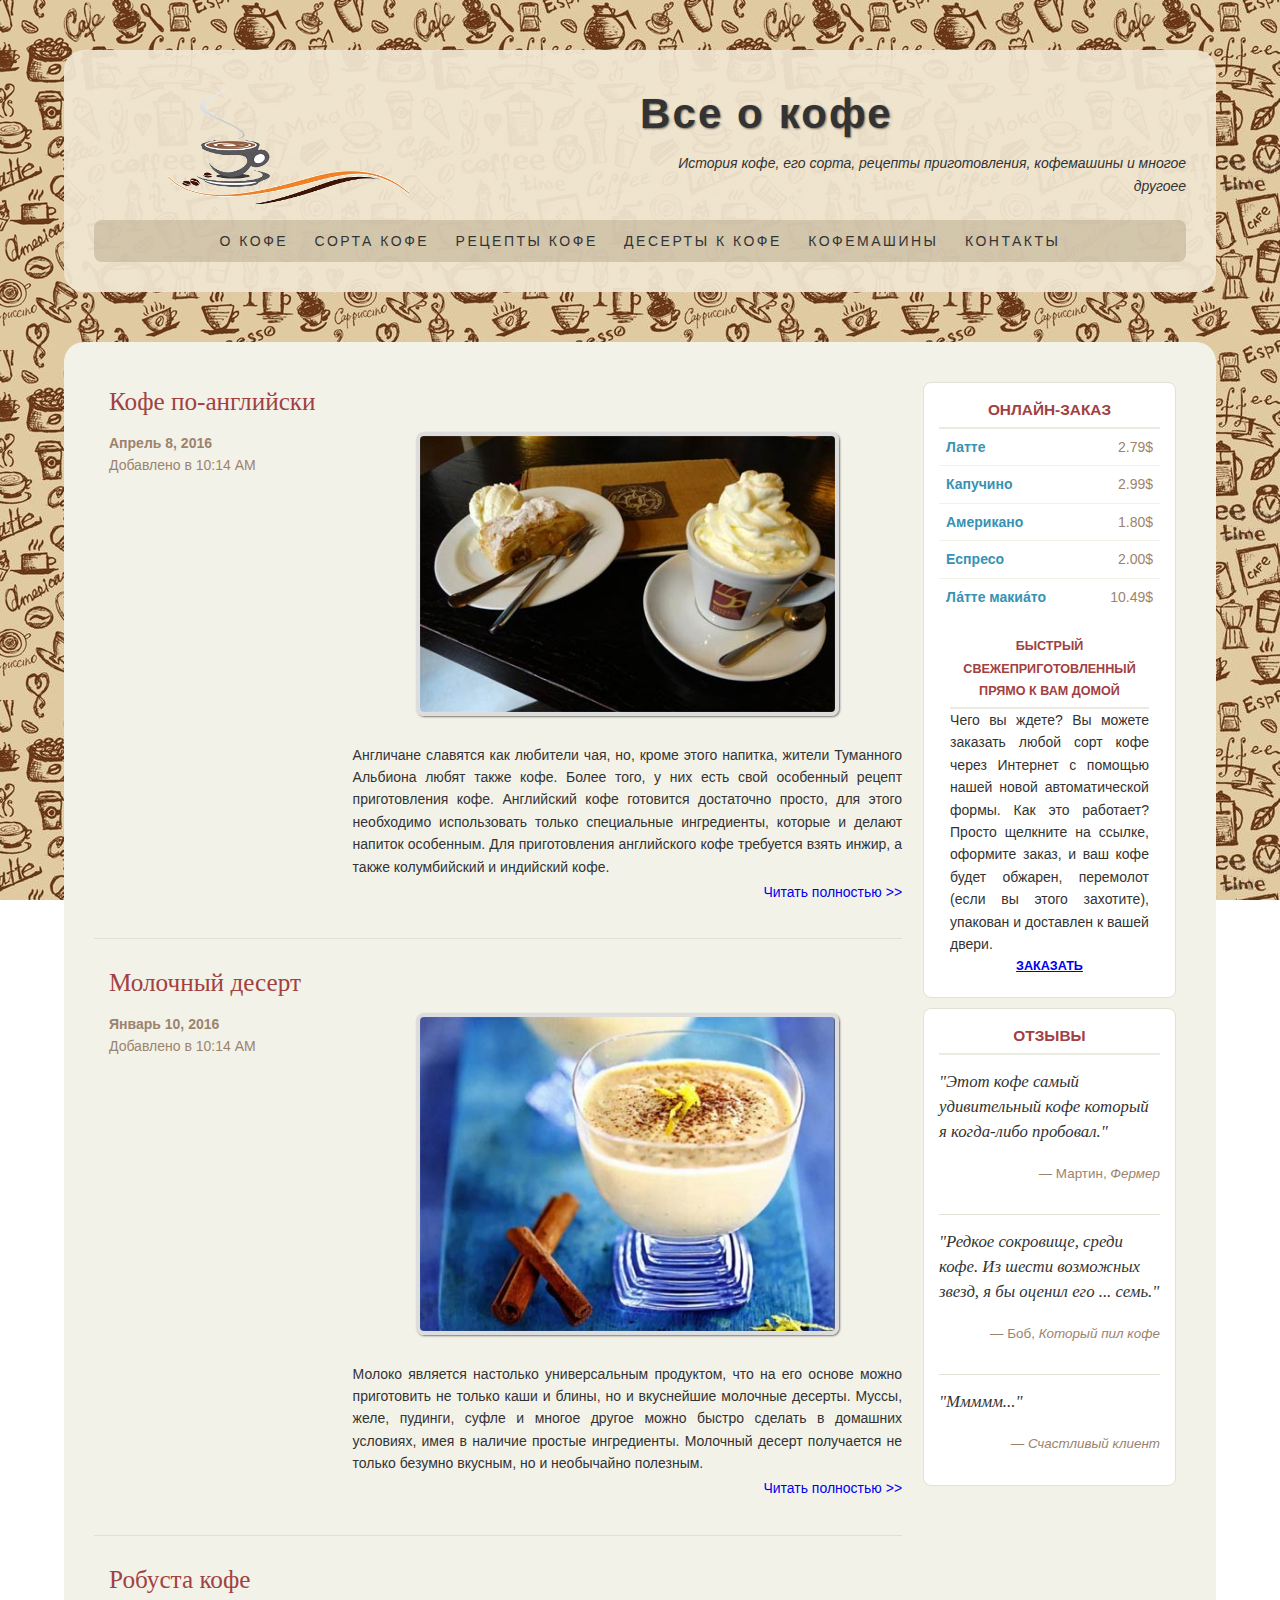
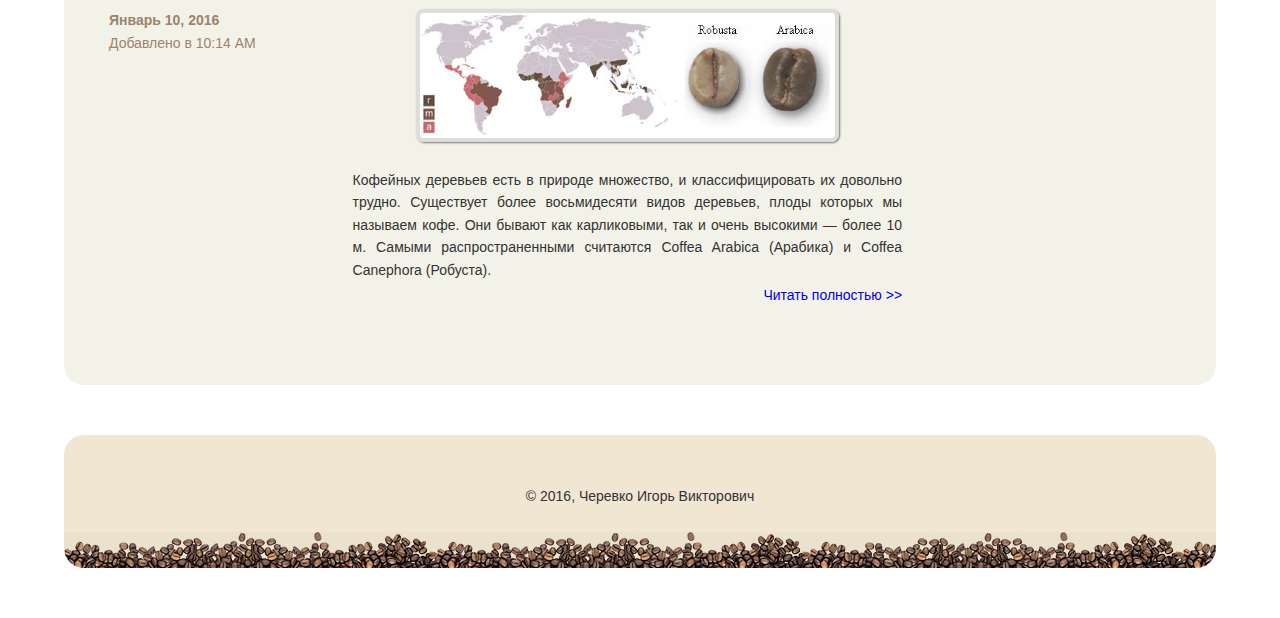
<file: index.html>
<!DOCTYPE html>
<html xmlns="http://www.w3.org/1999/xhtml" xml:lang="en" lang="en">
<head>
	<meta http-equiv="content-type" content="text/html; charset=utf-8" />
	<title>Главная</title>
	<link rel="shortcut icon" href="img/favicon.ico" type="image/x-icon" />
	<link rel="stylesheet" type="text/css" media="screen" href="css/screen.css" />
	<!--[if lt IE 9]>
	<script src="https://oss.maxcdn.com/libs/html5shiv/3.7.0/html5shiv.js"></script>
	<script src="https://oss.maxcdn.com/libs/respond.js/1.4.2/respond.min.js"></script>	
	<link rel="stylesheet" type="text/css" media="screen" href="css/ie.css" />
	<![endif]-->
</head>
<body>
	<header class="group">
		<div id="header-inner" >
			<div id="logo" class="group">
				<a href="index.html"><img src="img/logo.png" alt="Главная" title="Главная" /></a>
				<h1>Все о кофе</h1>
				<p>История кофе, его сорта, рецепты приготовления, кофемашины и многое другоее</p>
			</div>
			<nav>
				<ul>
					<li><a href="aboutcoffee.html">О&nbsp;кофе</a></li>
					<li><a href="gradeofcoffee.html">Сорта&nbsp;кофе</a></li>
					<li><a href="coffeerecipes.html">Рецепты&nbsp;кофе</a></li>
					<li><a href="dessertswithcoffee.html">Десерты&nbsp;к&nbsp;кофе</a></li>
					<li><a href="machine.html">Кофемашины</a></li>
					<li><a href="contacts.html">Контакты</a></li>
				</ul>
			</nav>
		</div>
	</header>
	<div id="wrap" class="group">
		<div id="wrap-inner" class="group">
			<div id="main">
				<article class="group">
					<h3>Кофе по-английски</h3>					
					<ul class="entry-meta">
						<li><h4>Апрель 8, 2016</h4></li>
						<li>Добавлено в 10:14 <abbr>AM</abbr></li>
					</ul>
					<div class="entry-body">
						<p class="img"><img title="Классический английский кофе" src="images/kofe-po-anglijski2.jpg" alt="Классический английский кофе"></p>
						<p>Англичане славятся как любители чая, но, кроме этого напитка, жители Туманного Альбиона любят также кофе. Более того, у них есть свой особенный рецепт приготовления кофе. Английский кофе готовится достаточно просто, для этого необходимо использовать только специальные ингредиенты, которые и делают напиток особенным. Для приготовления английского кофе требуется взять инжир, а также колумбийский и индийский кофе.</p>
						<p class="read_more"><a href="coffeerecipes.html#CoffeeinEnglish">Читать полностью &gt;&gt;</a></p>
					</div>
				</article>
				<article class="group"><h3>Молочный десерт</h3>					
					<ul class="entry-meta">
						<li><h4>Январь 10, 2016</h4></li>
						<li>Добавлено в 10:14 <abbr>AM</abbr></li>
					</ul>			
					<div class="entry-body">
						<p class="img"><img title="рецепты молочных десертов" src="images/molochnyj-desert.jpg" alt="рецепты молочных десертов"></p>
						<p>Молоко является настолько универсальным продуктом, что на его основе можно приготовить не только каши и блины, но и вкуснейшие молочные десерты. Муссы, желе, пудинги, суфле и многое другое можно быстро сделать в домашних условиях, имея в наличие простые ингредиенты. Молочный десерт получается не только безумно вкусным, но и необычайно полезным.</p>
						<p class="read_more"><a href="dessertswithcoffee.html#Milkdessert">Читать полностью &gt;&gt;</a></p>
					</div>
				</article>				
				<article class="last group">
					<h3>Робуста кофе</h3>					
					<ul class="entry-meta">
						<li><h4>Январь 10, 2016</h4></li>
						<li>Добавлено в 10:14 <abbr>AM</abbr></li>
					</ul>			
					<div class="entry-body">
						<p class="img"><img title="распределение кофе робуста по миру" src="images/robusta-kofe1.jpg" alt="распределение кофе робуста по миру"></p>
						<p>Кофейных деревьев есть в природе множество, и классифицировать их довольно трудно. Существует более восьмидесяти видов деревьев, плоды которых мы называем кофе. Они бывают как карликовыми, так и очень высокими — более 10 м. Самыми распространенными считаются Coffea Arabica (Арабика) и Coffea Canephora (Робуста).</p>
						<p class="read_more"><a href="gradeofcoffee.html#Robustacoffee">Читать полностью &gt;&gt;</a></p>
					</div>
				</article>
			</div>
			<div id="right">
				<aside class="mod">
					<h3>Онлайн-заказ</h3>			
					<ul class="lst">	
						<li><em>2.79$</em>Латте</li>
						<li><em>2.99$</em>Капучино</li>
						<li><em>1.80$</em>Американо</li>
						<li><em>2.00$</em>Еспресо</li>
						<li class="last"><em>10.49$</em>Ла́тте макиа́то</li>
					</ul>
					<article>
						<h3>Быстрый<br />свеже&shy;приготовленный<br />прямо к вам домой</h3>
						<p>Чего вы ждете? Вы можете заказать любой сорт кофе через Интернет с помощью нашей новой автоматической формы. Как это работает? Просто щелкните на ссылке, оформите заказ, и ваш кофе будет обжарен, перемолот (если вы этого захотите), упакован и доставлен к вашей двери.</p>						
						<h3 class="last"><a href="form.html">Заказать</a></h3>
					</article>
				</aside>
				<aside class="mod alt">
					<h3>Отзывы</h3>
					
					<ul class="press">
						<li>
							<blockquote>
								<p>"Этот кофе самый удивительный кофе который я когда-либо пробовал."</p>
								<p class="author">— Мартин, <cite>Фермер</cite></p>
							</blockquote>
						</li>
						<li>
							<blockquote>
								<p>"Редкое сокровище, среди кофе. Из шести возможных звезд, я бы оценил его ... семь."</p>
								<p class="author">— Боб, <cite>Который пил кофе</cite></p>
							</blockquote>
						</li>
						<li class="last">
							<blockquote>
								<p>"Ммммм..."</p>
								<p class="author">— <cite>Счастливый клиент</cite></p>
							</blockquote>
						</li>
					</ul>
				</aside>
			</div>
		</div>
	</div>
	<footer>
		<p>© 2016, Черевко Игорь Викторович </p>
	</footer>
<!-- (∫) -->
</body>
</html>
</file>
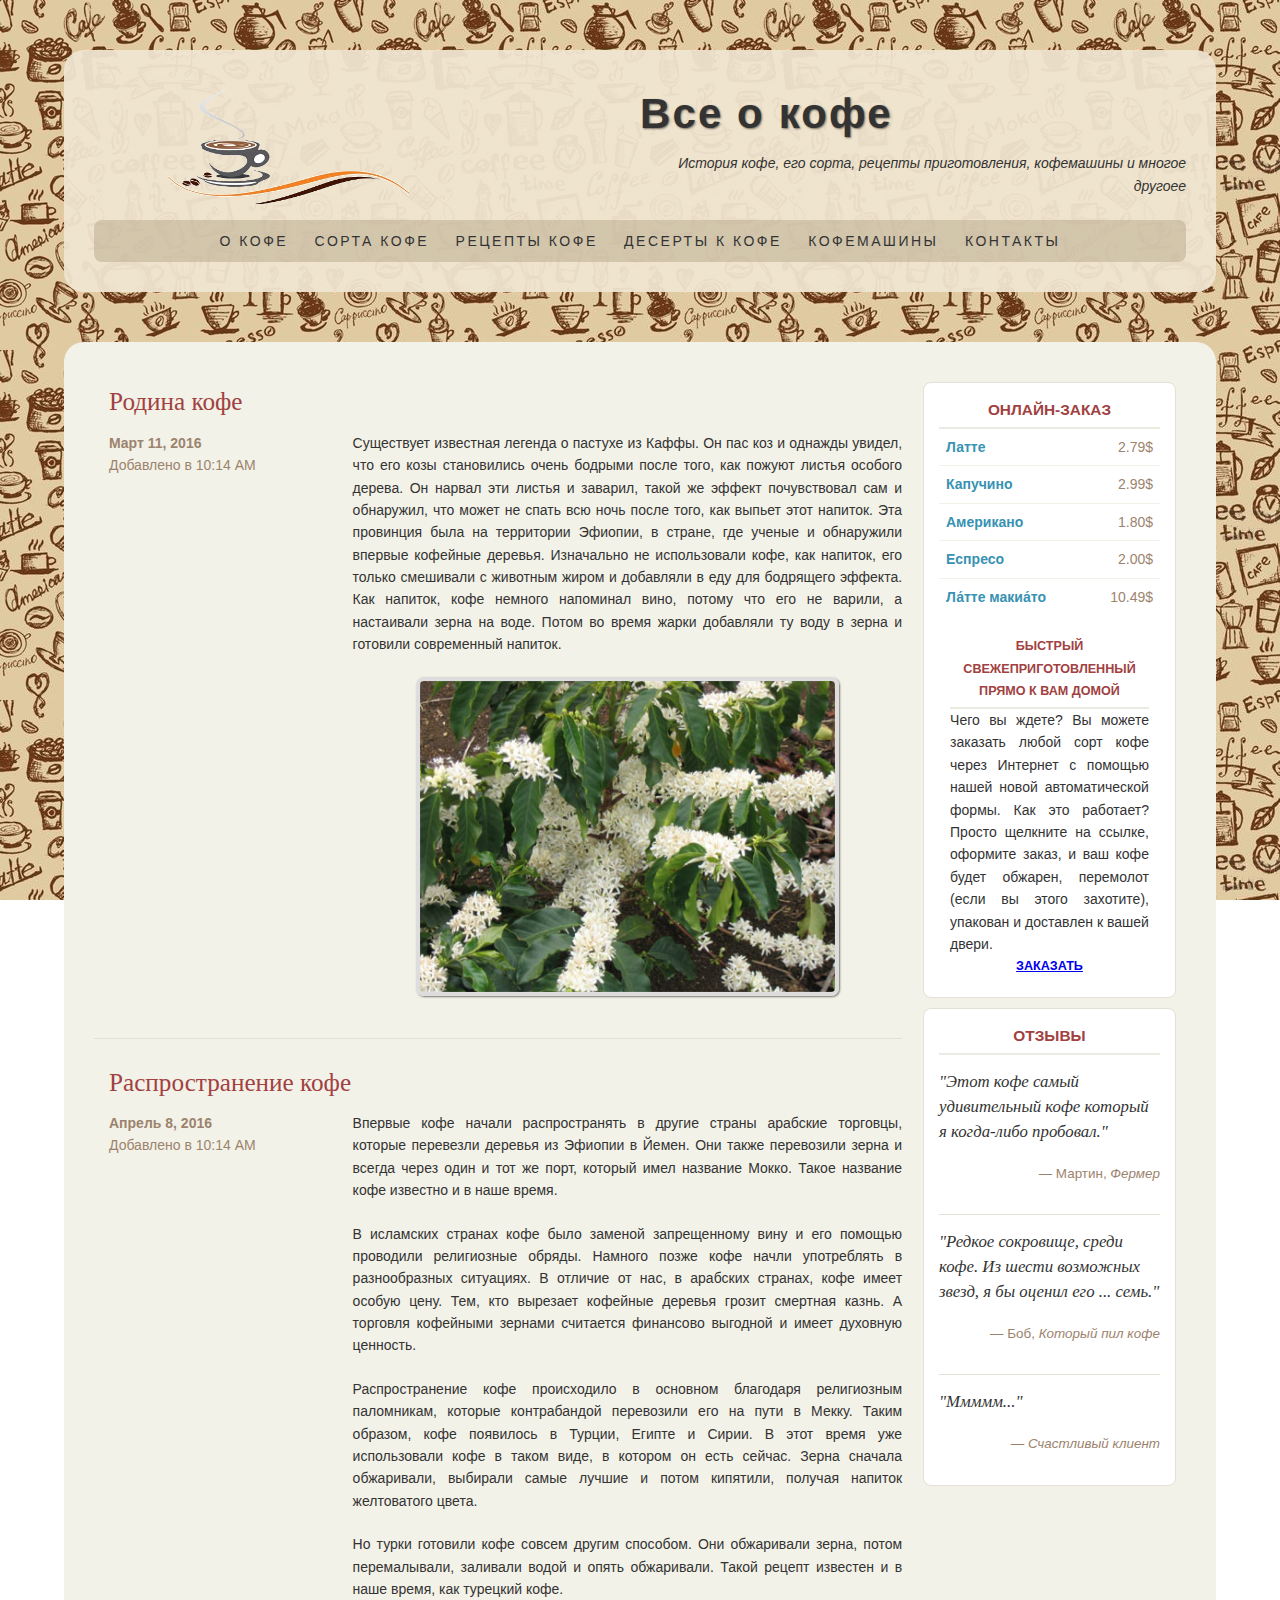
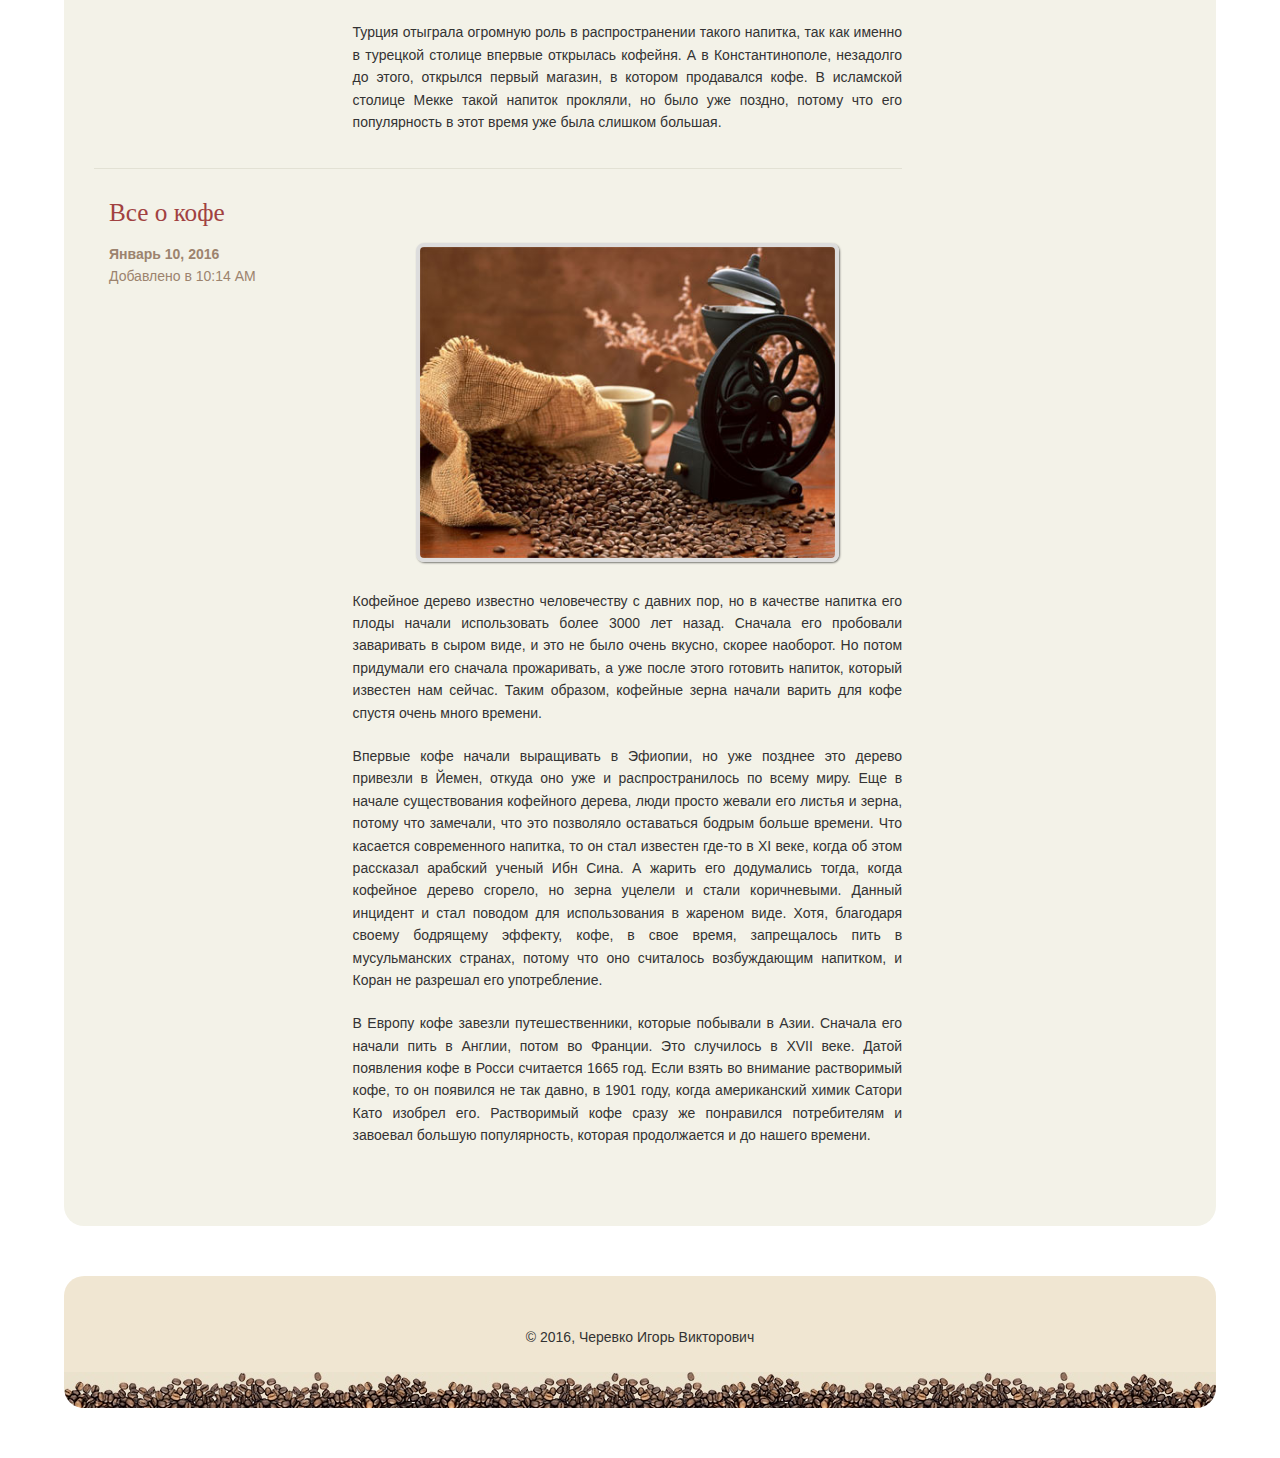
<file: aboutcoffee.html>
<!DOCTYPE html>
<html xmlns="http://www.w3.org/1999/xhtml" xml:lang="en" lang="en">
<head>
	<meta http-equiv="content-type" content="text/html; charset=utf-8" />
	<title>О кофе</title>
	<link rel="shortcut icon" href="img/favicon.ico" type="image/x-icon" />
	<link rel="stylesheet" type="text/css" media="screen" href="css/screen.css" />
	<!--[if lt IE 9]>
	<script src="https://oss.maxcdn.com/libs/html5shiv/3.7.0/html5shiv.js"></script>
	<script src="https://oss.maxcdn.com/libs/respond.js/1.4.2/respond.min.js"></script>	
	<link rel="stylesheet" type="text/css" media="screen" href="css/ie.css" />
	<![endif]-->
</head>
<body>
	<header class="group">
		<div id="header-inner" >
			<div id="logo" class="group">
				<a href="index.html"><img src="img/logo.png" alt="Главная" title="Главная" /></a>
				<h1>Все о кофе</h1>
				<p>История кофе, его сорта, рецепты приготовления, кофемашины и многое другоее</p>
			</div>
			<nav>
				<ul>
					<li class="carent"><a href="aboutcoffee.html">О&nbsp;кофе</a></li>
					<li><a href="gradeofcoffee.html">Сорта&nbsp;кофе</a></li>
					<li><a href="coffeerecipes.html">Рецепты&nbsp;кофе</a></li>
					<li><a href="dessertswithcoffee.html">Десерты&nbsp;к&nbsp;кофе</a></li>
					<li><a href="machine.html">Кофемашины</a></li>
					<li><a href="contacts.html">Контакты</a></li>
				</ul>
			</nav>
		</div>
	</header>
	<div id="wrap" class="group">
		<div id="wrap-inner" class="group">
			<div id="main">
				<article class="group">
					<h3>Родина кофе</h3>
					<ul class="entry-meta">
						<li><h4>Март 11, 2016</h4></li>
						<li>Добавлено в 10:14 <abbr>AM</abbr></li>
					</ul>
					<div class="entry-body">
						<p>Существует известная легенда о пастухе из Каффы. Он пас коз и однажды увидел, что его козы становились очень бодрыми после того, как пожуют листья особого дерева. Он нарвал эти листья и заварил, такой же эффект почувствовал сам и обнаружил, что может не спать всю ночь после того, как выпьет этот напиток. Эта провинция была на территории Эфиопии, в стране, где ученые и обнаружили впервые кофейные деревья. Изначально не использовали кофе, как напиток, его только смешивали с животным жиром и добавляли в еду для бодрящего эффекта.
						Как напиток, кофе немного напоминал вино, потому что его не варили, а настаивали зерна на воде. Потом во время жарки добавляли ту воду в зерна и готовили современный напиток.</p>
						<p class="img"><img title="цветущее кофейное дерево" src="images/coffe2.jpg" alt="цветущее кофейное дерево"></p>
					</div>
				</article>
				<article class="group">
					<h3>Распространение кофе</h3>
					<ul class="entry-meta">
						<li><h4>Апрель 8, 2016</h4></li>
						<li>Добавлено в 10:14 <abbr>AM</abbr></li>
					</ul>
					<div class="entry-body">
						<p>Впервые кофе начали распространять в другие страны арабские торговцы, которые перевезли деревья из Эфиопии в Йемен. Они также перевозили зерна и всегда через один и тот же порт, который имел название Мокко. Такое название кофе известно и в наше время.</p>
						<p>В исламских странах кофе было заменой запрещенному вину и его помощью проводили религиозные обряды. Намного позже кофе начли употреблять в разнообразных ситуациях. В отличие от нас, в арабских странах, кофе имеет особую цену. Тем, кто вырезает кофейные деревья грозит смертная казнь. А торговля кофейными зернами считается финансово выгодной и имеет духовную ценность.</p>
						<p>Распространение кофе происходило в основном благодаря религиозным паломникам, которые контрабандой перевозили его на пути в Мекку. Таким образом, кофе появилось в Турции, Египте и Сирии. В этот время уже использовали кофе в таком виде, в котором он есть сейчас. Зерна сначала обжаривали, выбирали самые лучшие и потом кипятили, получая напиток желтоватого цвета.</p>
						<p>Но турки готовили кофе совсем другим способом. Они обжаривали зерна, потом перемалывали, заливали водой и опять обжаривали. Такой рецепт известен и в наше время, как турецкий кофе.</p>
						<p>Турция отыграла огромную роль в распространении такого напитка, так как именно в турецкой столице впервые открылась кофейня. А в Константинополе, незадолго до этого, открылся первый магазин, в котором продавался кофе. В исламской столице Мекке такой напиток прокляли, но было уже поздно, потому что его популярность в этот время уже была слишком большая.</p>
					</div>
				</article>
				<article class="last group">
					<h3>Все о кофе</h3>
					<ul class="entry-meta">
						<li><h4>Январь 10, 2016</h4></li>
						<li>Добавлено в 10:14 <abbr>AM</abbr></li>
					</ul>
					<div class="entry-body">
						<p class="img"><img title="все о кофе" src="images/coffe.jpg" alt="все о кофе"></p>
						<p>Кофейное дерево известно человечеству с давних пор, но в качестве напитка его плоды начали использовать более 3000 лет назад. Сначала его пробовали заваривать в сыром виде, и это не было очень вкусно, скорее наоборот. Но потом придумали его сначала прожаривать, а уже после этого готовить напиток, который известен нам сейчас. Таким образом, кофейные зерна начали варить для кофе спустя очень много времени.</p>
						<p>Впервые кофе начали выращивать в Эфиопии, но уже позднее это дерево привезли в Йемен, откуда оно уже и распространилось по всему миру. Еще в начале существования кофейного дерева, люди просто жевали его листья и зерна, потому что замечали, что это позволяло оставаться бодрым больше времени. Что касается современного напитка, то он стал известен где-то в XI веке, когда об этом рассказал арабский ученый Ибн Сина. А жарить его додумались тогда, когда кофейное дерево сгорело, но зерна уцелели и стали коричневыми. Данный инцидент и стал поводом для использования в жареном виде. Хотя, благодаря своему бодрящему эффекту, кофе, в свое время, запрещалось пить в мусульманских странах, потому что оно считалось возбуждающим напитком, и Коран не разрешал его употребление.</p>
						<p>В Европу кофе завезли путешественники, которые побывали в Азии. Сначала его начали пить в Англии, потом во Франции. Это случилось в XVII веке. Датой появления кофе в Росси считается 1665 год. Если взять во внимание растворимый кофе, то он появился не так давно, в 1901 году, когда американский химик Сатори Като изобрел его. Растворимый кофе сразу же понравился потребителям и завоевал большую популярность, которая продолжается и до нашего времени.</p>
					</div>
				</article>
			</div>
			<div id="right">
				<aside class="mod">
					<h3>Онлайн-заказ</h3>			
					<ul class="lst">	
						<li><em>2.79$</em>Латте</li>
						<li><em>2.99$</em>Капучино</li>
						<li><em>1.80$</em>Американо</li>
						<li><em>2.00$</em>Еспресо</li>
						<li class="last"><em>10.49$</em>Ла́тте макиа́то</li>
					</ul>
					<article>
						<h3>Быстрый<br />свеже&shy;приготовленный<br />прямо к вам домой</h3>
						<p>Чего вы ждете? Вы можете заказать любой сорт кофе через Интернет с помощью нашей новой автоматической формы. Как это работает? Просто щелкните на ссылке, оформите заказ, и ваш кофе будет обжарен, перемолот (если вы этого захотите), упакован и доставлен к вашей двери.</p>						
						<h3 class="last"><a href="form.html">Заказать</a></h3>
					</article>
				</aside>
				<aside class="mod alt">
					<h3>Отзывы</h3>
					<ul class="press">
						<li>
							<blockquote>
								<p>"Этот кофе самый удивительный кофе который я когда-либо пробовал."</p>
								<p class="author">— Мартин, <cite>Фермер</cite></p>
							</blockquote>
						</li>
						<li>
							<blockquote>
								<p>"Редкое сокровище, среди кофе. Из шести возможных звезд, я бы оценил его ... семь."</p>
								<p class="author">— Боб, <cite>Который пил кофе</cite></p>
							</blockquote>
						</li>
						<li class="last">
							<blockquote>
								<p>"Ммммм..."</p>
								<p class="author">— <cite>Счастливый клиент</cite></p>
							</blockquote>
						</li>
					</ul>
				</aside>
			</div>
		</div>
	</div>
	<footer>
		<p>© 2016, Черевко Игорь Викторович </p>
	</footer>
<!-- (∫) -->
</body>
</html>
</file>
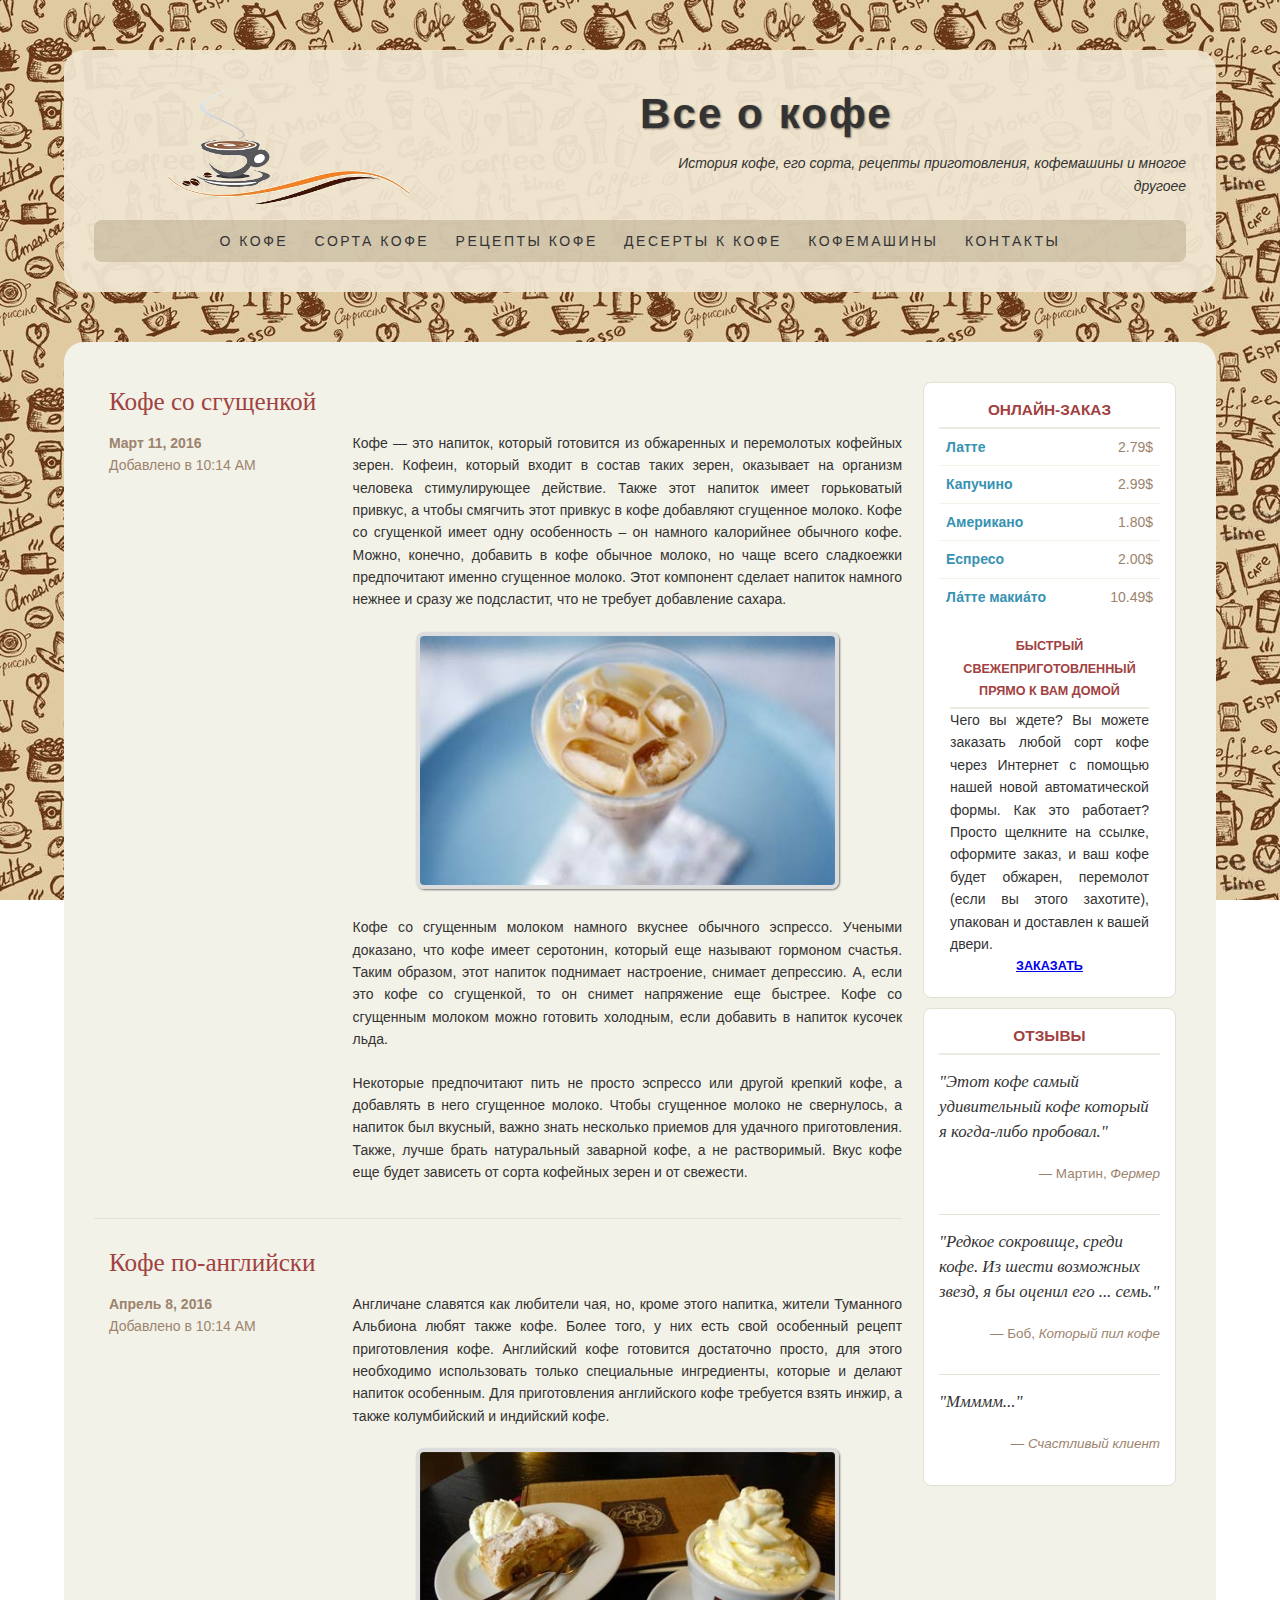
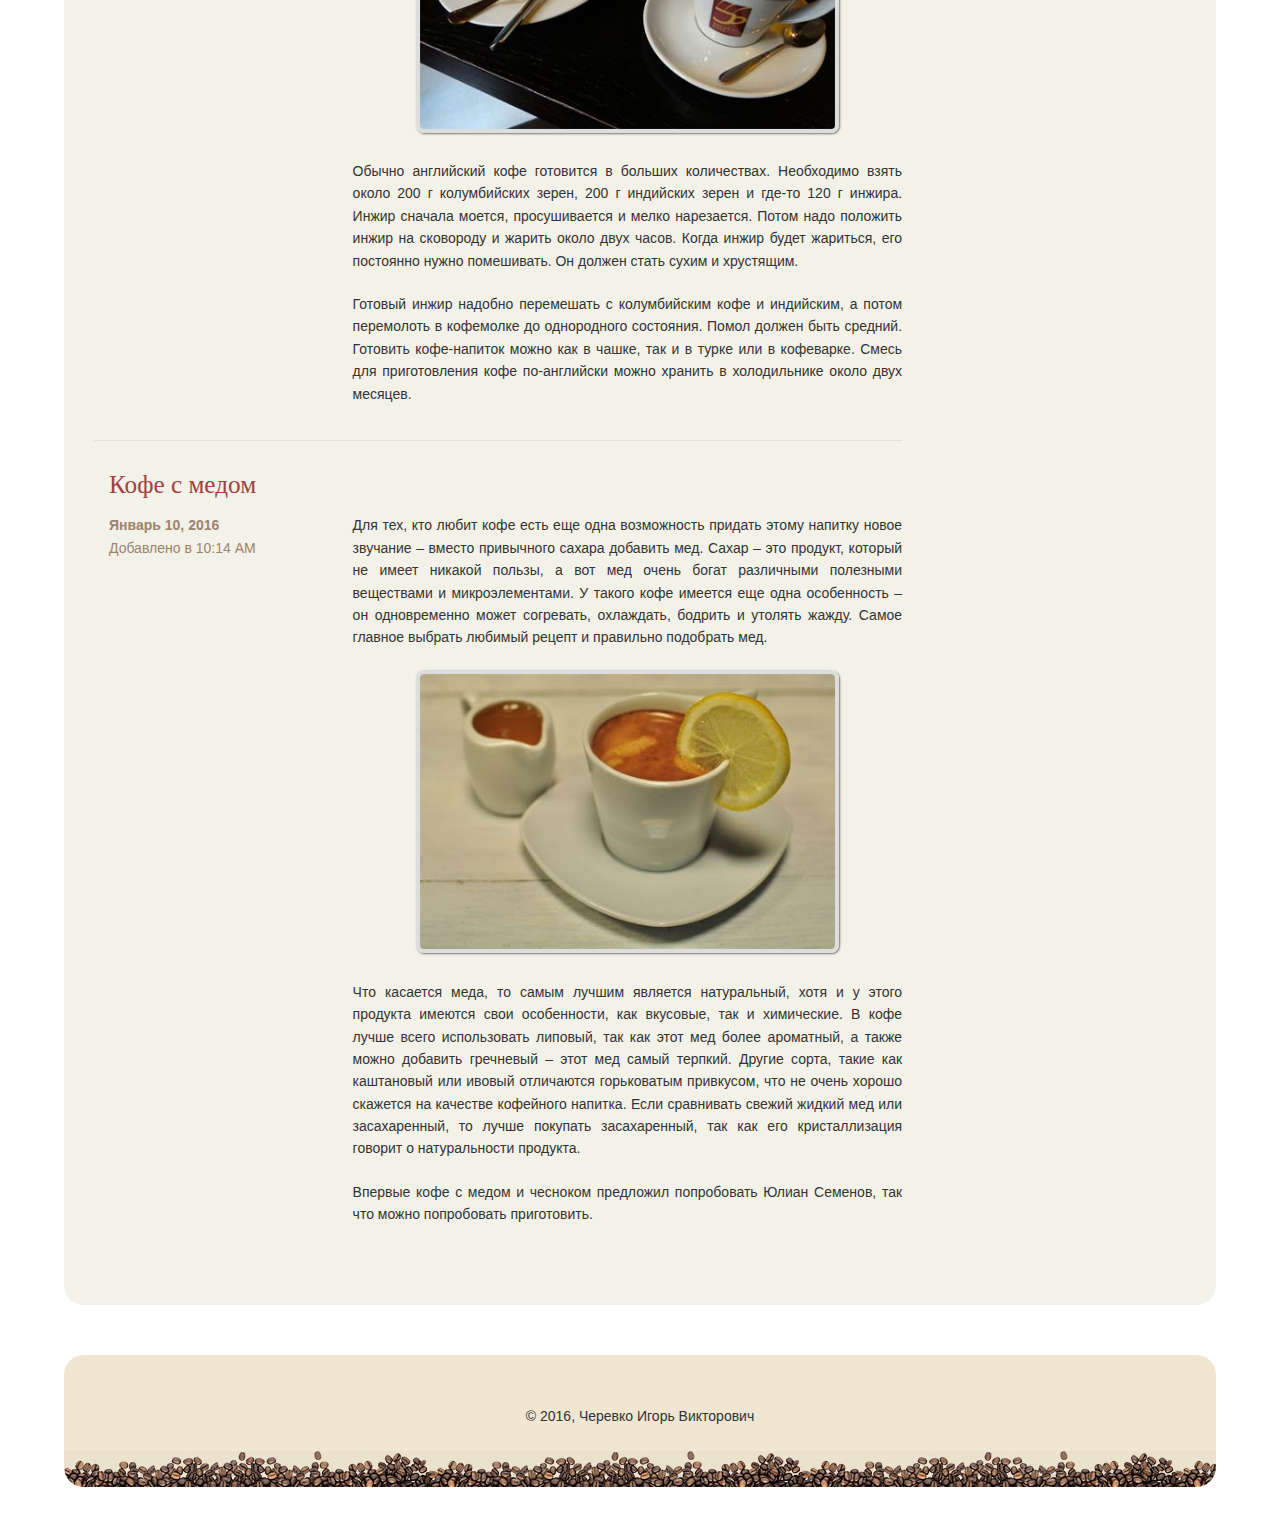
<file: coffeerecipes.html>
<!DOCTYPE html>
<html xmlns="http://www.w3.org/1999/xhtml" xml:lang="en" lang="en">
<head>
	<meta http-equiv="content-type" content="text/html; charset=utf-8" />
	<title>Рецепты кофе</title>
	<link rel="shortcut icon" href="img/favicon.ico" type="image/x-icon" />
	<link rel="stylesheet" type="text/css" media="screen" href="css/screen.css" />
	<!--[if lt IE 9]>
	<script src="https://oss.maxcdn.com/libs/html5shiv/3.7.0/html5shiv.js"></script>
	<script src="https://oss.maxcdn.com/libs/respond.js/1.4.2/respond.min.js"></script>	
	<link rel="stylesheet" type="text/css" media="screen" href="css/ie.css" />
	<![endif]-->
</head>
<body>
	<header class="group">
		<div id="header-inner" >
			<div id="logo" class="group">
				<a href="index.html"><img src="img/logo.png" alt="Главная" title="Главная" /></a>
				<h1>Все о кофе</h1>
				<p>История кофе, его сорта, рецепты приготовления, кофемашины и многое другоее</p>
			</div>
			<nav>
				<ul>
					<li><a href="aboutcoffee.html">О&nbsp;кофе</a></li>
					<li><a href="gradeofcoffee.html">Сорта&nbsp;кофе</a></li>
					<li class="carent"><a href="coffeerecipes.html">Рецепты&nbsp;кофе</a></li>
					<li><a href="dessertswithcoffee.html">Десерты&nbsp;к&nbsp;кофе</a></li>
					<li><a href="machine.html">Кофемашины</a></li>
					<li><a href="contacts.html">Контакты</a></li>
				</ul>
			</nav>
		</div>
	</header>
	<div id="wrap" class="group">
		<div id="wrap-inner" class="group">
			<div id="main">
				<article class="group">
					<h3>Кофе со сгущенкой</h3>
					<ul class="entry-meta">
						<li><h4>Март 11, 2016</h4></li>
						<li>Добавлено в 10:14 <abbr>AM</abbr></li>
					</ul>
					<div class="entry-body">
						<p>Кофе — это напиток, который готовится из обжаренных и перемолотых кофейных зерен. Кофеин, который входит в состав таких зерен, оказывает на организм человека стимулирующее действие. Также этот напиток имеет горьковатый привкус, а чтобы смягчить этот привкус в кофе добавляют сгущенное молоко. Кофе со сгущенкой имеет одну особенность – он намного калорийнее обычного кофе. Можно, конечно, добавить в кофе обычное молоко, но чаще всего сладкоежки предпочитают именно сгущенное молоко. Этот компонент сделает напиток намного нежнее и сразу же подсластит, что не требует добавление сахара.</p>
						<p class="img"><img title="рецепты кофе со сгущенкой" src="images/kofe-so-sgushhenkoj.jpg" alt="рецепты кофе со сгущенкой"></p>
						<p>Кофе со сгущенным молоком намного вкуснее обычного эспрессо. Учеными доказано, что кофе имеет серотонин, который еще называют гормоном счастья. Таким образом, этот напиток поднимает настроение, снимает депрессию. А, если это кофе со сгущенкой, то он снимет напряжение еще быстрее. Кофе со сгущенным молоком можно готовить холодным, если добавить в напиток кусочек льда.</p>
						<p>Некоторые предпочитают пить не просто эспрессо или другой крепкий кофе, а добавлять в него сгущенное молоко. Чтобы сгущенное молоко не свернулось, а напиток был вкусный, важно знать несколько приемов для удачного приготовления. Также, лучше брать натуральный заварной кофе, а не растворимый. Вкус кофе еще будет зависеть от сорта кофейных зерен и от свежести.</p>
					</div>
				</article>
				<article class="group" id="CoffeeinEnglish">
					<h3>Кофе по-английски</h3>
					<ul class="entry-meta">
						<li><h4>Апрель 8, 2016</h4></li>
						<li>Добавлено в 10:14 <abbr>AM</abbr></li>
					</ul>
					<div class="entry-body">
						<p>Англичане славятся как любители чая, но, кроме этого напитка, жители Туманного Альбиона любят также кофе. Более того, у них есть свой особенный рецепт приготовления кофе. Английский кофе готовится достаточно просто, для этого необходимо использовать только специальные ингредиенты, которые и делают напиток особенным. Для приготовления английского кофе требуется взять инжир, а также колумбийский и индийский кофе.</p>
						<p class="img"><img title="Классический английский кофе" src="images/kofe-po-anglijski2.jpg" alt="Классический английский кофе"></p>
						<p>Обычно английский кофе готовится в больших количествах. Необходимо взять около 200 г колумбийских зерен, 200 г индийских зерен и где-то 120 г инжира. Инжир сначала моется, просушивается и мелко нарезается. Потом надо положить инжир на сковороду и жарить около двух часов. Когда инжир будет жариться, его постоянно нужно помешивать. Он должен стать сухим и хрустящим.</p>
						<p>Готовый инжир надобно перемешать с колумбийским кофе и индийским, а потом перемолоть в кофемолке до однородного состояния. Помол должен быть средний. Готовить кофе-напиток можно как в чашке, так и в турке или в кофеварке. Смесь для приготовления кофе по-английски можно хранить в холодильнике около двух месяцев.</p>			
					</div>
				</article>
				<article class="last group">
					<h3>Кофе с медом</h3>
					<ul class="entry-meta">
						<li><h4>Январь 10, 2016</h4></li>
						<li>Добавлено в 10:14 <abbr>AM</abbr></li>
					</ul>
					<div class="entry-body">
						<p>Для тех, кто любит кофе есть еще одна возможность придать этому напитку новое звучание – вместо привычного сахара добавить мед. Сахар – это продукт, который не имеет никакой пользы, а вот мед очень богат различными полезными веществами и микроэлементами. У такого кофе имеется еще одна особенность – он одновременно может согревать, охлаждать, бодрить и утолять жажду. Самое главное выбрать любимый рецепт и правильно подобрать мед.</p>
						<p class="img"><img title="Кофе с медом" src="images/kofe-s-medom.jpg" alt="Кофе с медом"></p>
						<p>Что касается меда, то самым лучшим является натуральный, хотя и у этого продукта имеются свои особенности, как вкусовые, так и химические. В кофе лучше всего использовать липовый, так как этот мед более ароматный, а также можно добавить гречневый – этот мед самый терпкий. Другие сорта, такие как каштановый или ивовый отличаются горьковатым привкусом, что не очень хорошо скажется на качестве кофейного напитка. Если сравнивать свежий жидкий мед или засахаренный, то лучше покупать засахаренный, так как его кристаллизация говорит о натуральности продукта.</p>
						<p>Впервые кофе с медом и чесноком предложил попробовать Юлиан Семенов, так что можно попробовать приготовить.</p>
					</div>
				</article>
			</div>
			<div id="right">
				<aside class="mod">
					<h3>Онлайн-заказ</h3>			
					<ul class="lst">	
						<li><em>2.79$</em>Латте</li>
						<li><em>2.99$</em>Капучино</li>
						<li><em>1.80$</em>Американо</li>
						<li><em>2.00$</em>Еспресо</li>
						<li class="last"><em>10.49$</em>Ла́тте макиа́то</li>
					</ul>
					<article>
						<h3>Быстрый<br />свеже&shy;приготовленный<br />прямо к вам домой</h3>
						<p>Чего вы ждете? Вы можете заказать любой сорт кофе через Интернет с помощью нашей новой автоматической формы. Как это работает? Просто щелкните на ссылке, оформите заказ, и ваш кофе будет обжарен, перемолот (если вы этого захотите), упакован и доставлен к вашей двери.</p>						
						<h3 class="last"><a href="form.html">Заказать</a></h3>
					</article>
				</aside>
				<aside class="mod alt">
					<h3>Отзывы</h3>
					<ul class="press">
						<li>
							<blockquote>
								<p>"Этот кофе самый удивительный кофе который я когда-либо пробовал."</p>
								<p class="author">— Мартин, <cite>Фермер</cite></p>
							</blockquote>
						</li>
						<li>
							<blockquote>
								<p>"Редкое сокровище, среди кофе. Из шести возможных звезд, я бы оценил его ... семь."</p>
								<p class="author">— Боб, <cite>Который пил кофе</cite></p>
							</blockquote>
						</li>
						<li class="last">
							<blockquote>
								<p>"Ммммм..."</p>
								<p class="author">— <cite>Счастливый клиент</cite></p>
							</blockquote>
						</li>
					</ul>
				</aside>
			</div>
		</div>
	</div>
	<footer>
		<p>© 2016, Черевко Игорь Викторович </p>
	</footer>
<!-- (∫) -->
</body>
</html>
</file>
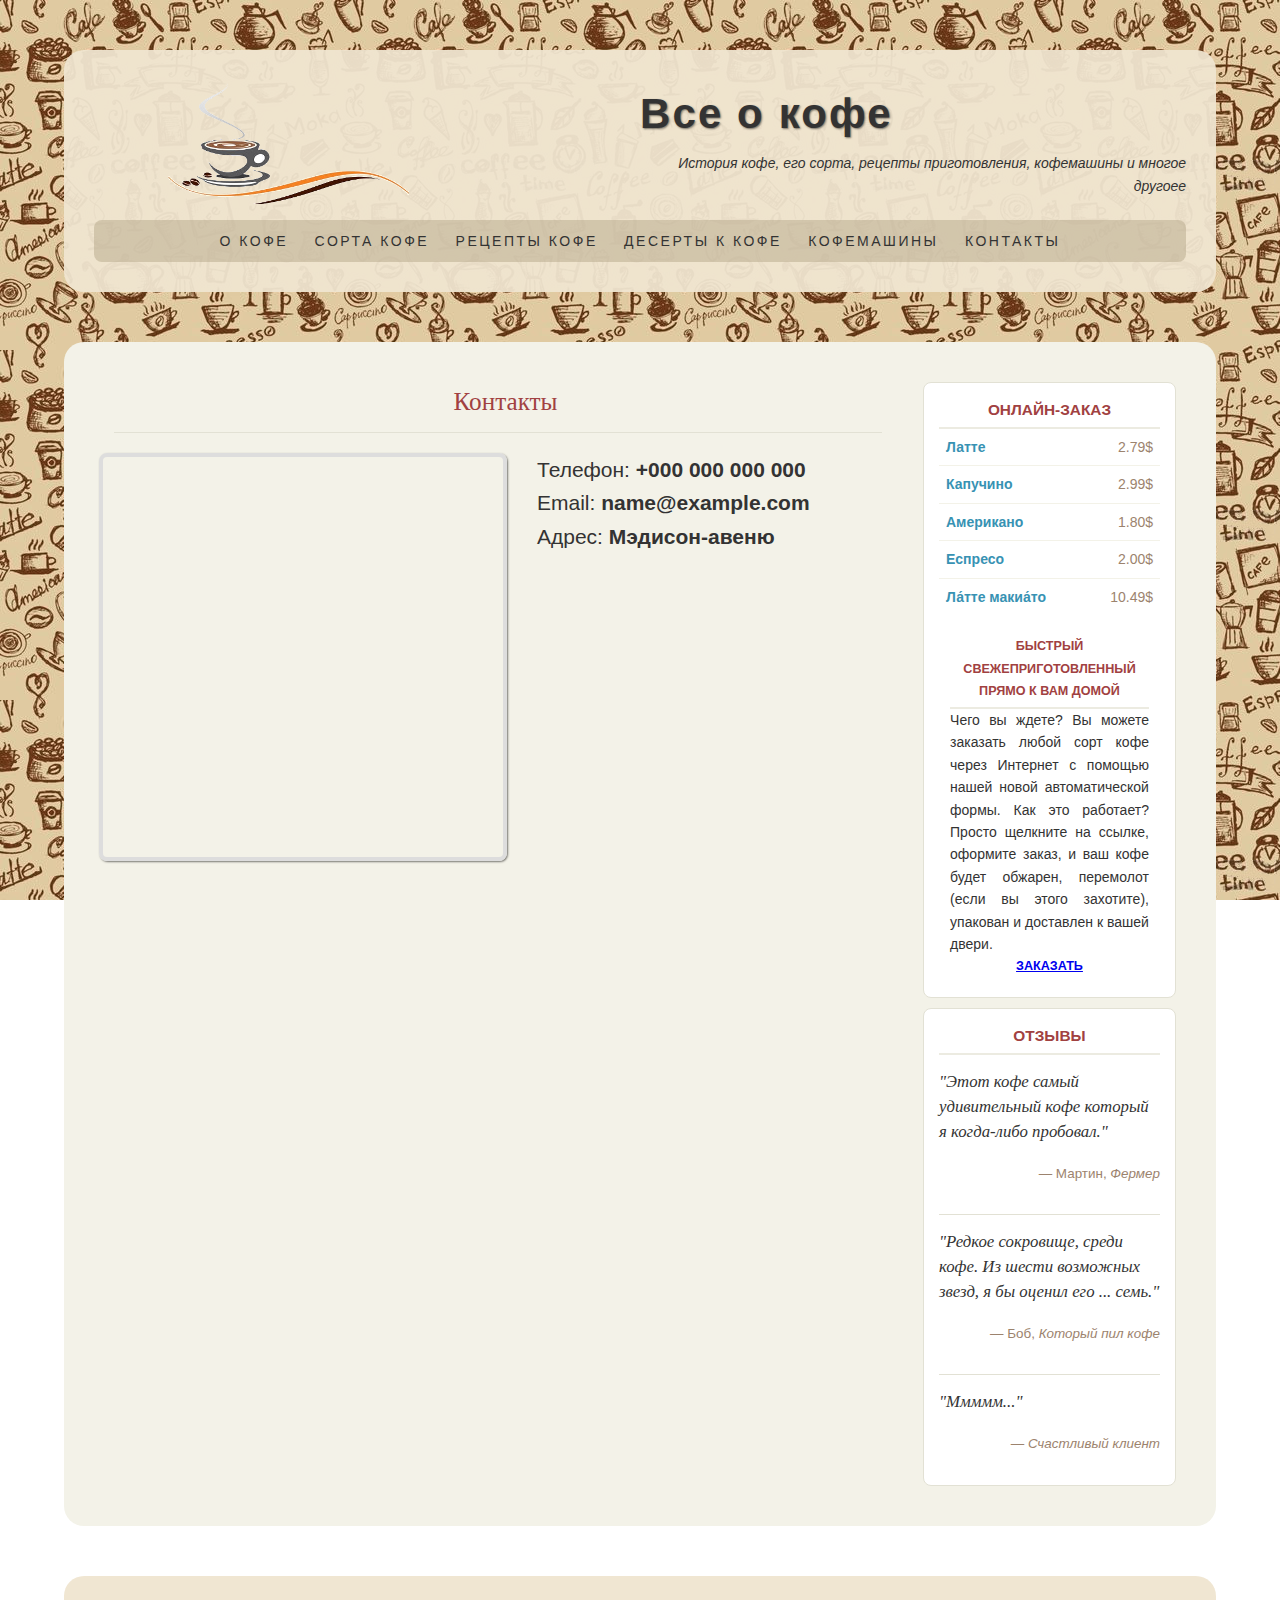
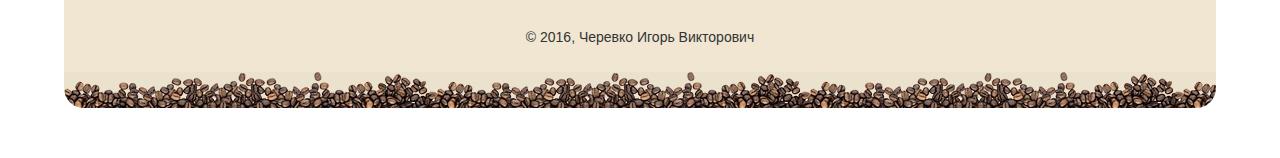
<file: contacts.html>
<!DOCTYPE html>
<html xmlns="http://www.w3.org/1999/xhtml" xml:lang="en" lang="en">
<head>
	<meta http-equiv="content-type" content="text/html; charset=utf-8" />
	<title>Контакты</title>
	<link rel="shortcut icon" href="img/favicon.ico" type="image/x-icon" />
	<link rel="stylesheet" type="text/css" media="screen" href="css/screen.css" />
	<link rel="stylesheet" type="text/css" media="screen" href="css/loc.css" />
	<script src="http://maps.google.com/maps/api/js?sensor=false"></script>
	<script src="js/loc.js"></script>
	<!--[if lt IE 9]>
	<script src="https://oss.maxcdn.com/libs/html5shiv/3.7.0/html5shiv.js"></script>
	<script src="https://oss.maxcdn.com/libs/respond.js/1.4.2/respond.min.js"></script>	
	<link rel="stylesheet" type="text/css" media="screen" href="css/ie.css" />
	<![endif]-->
</head>
<body>
	<header class="group">
		<div id="header-inner" >
			<div id="logo" class="group">
				<a href="index.html"><img src="img/logo.png" alt="Главная" title="Главная" /></a>
				<h1>Все о кофе</h1>
				<p>История кофе, его сорта, рецепты приготовления, кофемашины и многое другоее</p>
			</div>
			<nav>
				<ul>
					<li><a href="aboutcoffee.html">О&nbsp;кофе</a></li>
					<li><a href="gradeofcoffee.html">Сорта&nbsp;кофе</a></li>
					<li><a href="coffeerecipes.html">Рецепты&nbsp;кофе</a></li>
					<li><a href="dessertswithcoffee.html">Десерты&nbsp;к&nbsp;кофе</a></li>
					<li><a href="machine.html">Кофемашины</a></li>
					<li class="carent"><a href="contacts.html">Контакты</a></li>
				</ul>
			</nav>
		</div>
	</header>
	<div id="wrap" class="group">
		<div id="wrap-inner" class="group">
			<div id="main">
				<article class="last group">
					<h3>Контакты</h3>
					<hr />
					<div  id="map"></div>
					<p>Телефон: <b>+000 000 000 000</b><br />
					Email: <b>name@example.com</b><br />
					Адрес: <b>Мэдисон-авеню</b></p>
				</article>
			</div>
			<div id="right">
				<aside class="mod">
					<h3>Онлайн-заказ</h3>			
					<ul class="lst">	
						<li><em>2.79$</em>Латте</li>
						<li><em>2.99$</em>Капучино</li>
						<li><em>1.80$</em>Американо</li>
						<li><em>2.00$</em>Еспресо</li>
						<li class="last"><em>10.49$</em>Ла́тте макиа́то</li>
					</ul>
					<article>
						<h3>Быстрый<br />свеже&shy;приготовленный<br />прямо к вам домой</h3>
						<p>Чего вы ждете? Вы можете заказать любой сорт кофе через Интернет с помощью нашей новой автоматической формы. Как это работает? Просто щелкните на ссылке, оформите заказ, и ваш кофе будет обжарен, перемолот (если вы этого захотите), упакован и доставлен к вашей двери.</p>						
						<h3 class="last"><a href="form.html">Заказать</a></h3>
					</article>
				</aside>
				<aside class="mod alt">
					<h3>Отзывы</h3>
					<ul class="press">
						<li>
							<blockquote>
								<p>"Этот кофе самый удивительный кофе который я когда-либо пробовал."</p>
								<p class="author">— Мартин, <cite>Фермер</cite></p>
							</blockquote>
						</li>
						<li>
							<blockquote>
								<p>"Редкое сокровище, среди кофе. Из шести возможных звезд, я бы оценил его ... семь."</p>
								<p class="author">— Боб, <cite>Который пил кофе</cite></p>
							</blockquote>
						</li>
						<li class="last">
							<blockquote>
								<p>"Ммммм..."</p>
								<p class="author">— <cite>Счастливый клиент</cite></p>
							</blockquote>
						</li>
					</ul>
				</aside>
			</div>
		</div>
	</div>
	<footer>
		<p>© 2016, Черевко Игорь Викторович </p>
	</footer>
<!-- (∫) -->
</body>
</html>
</file>
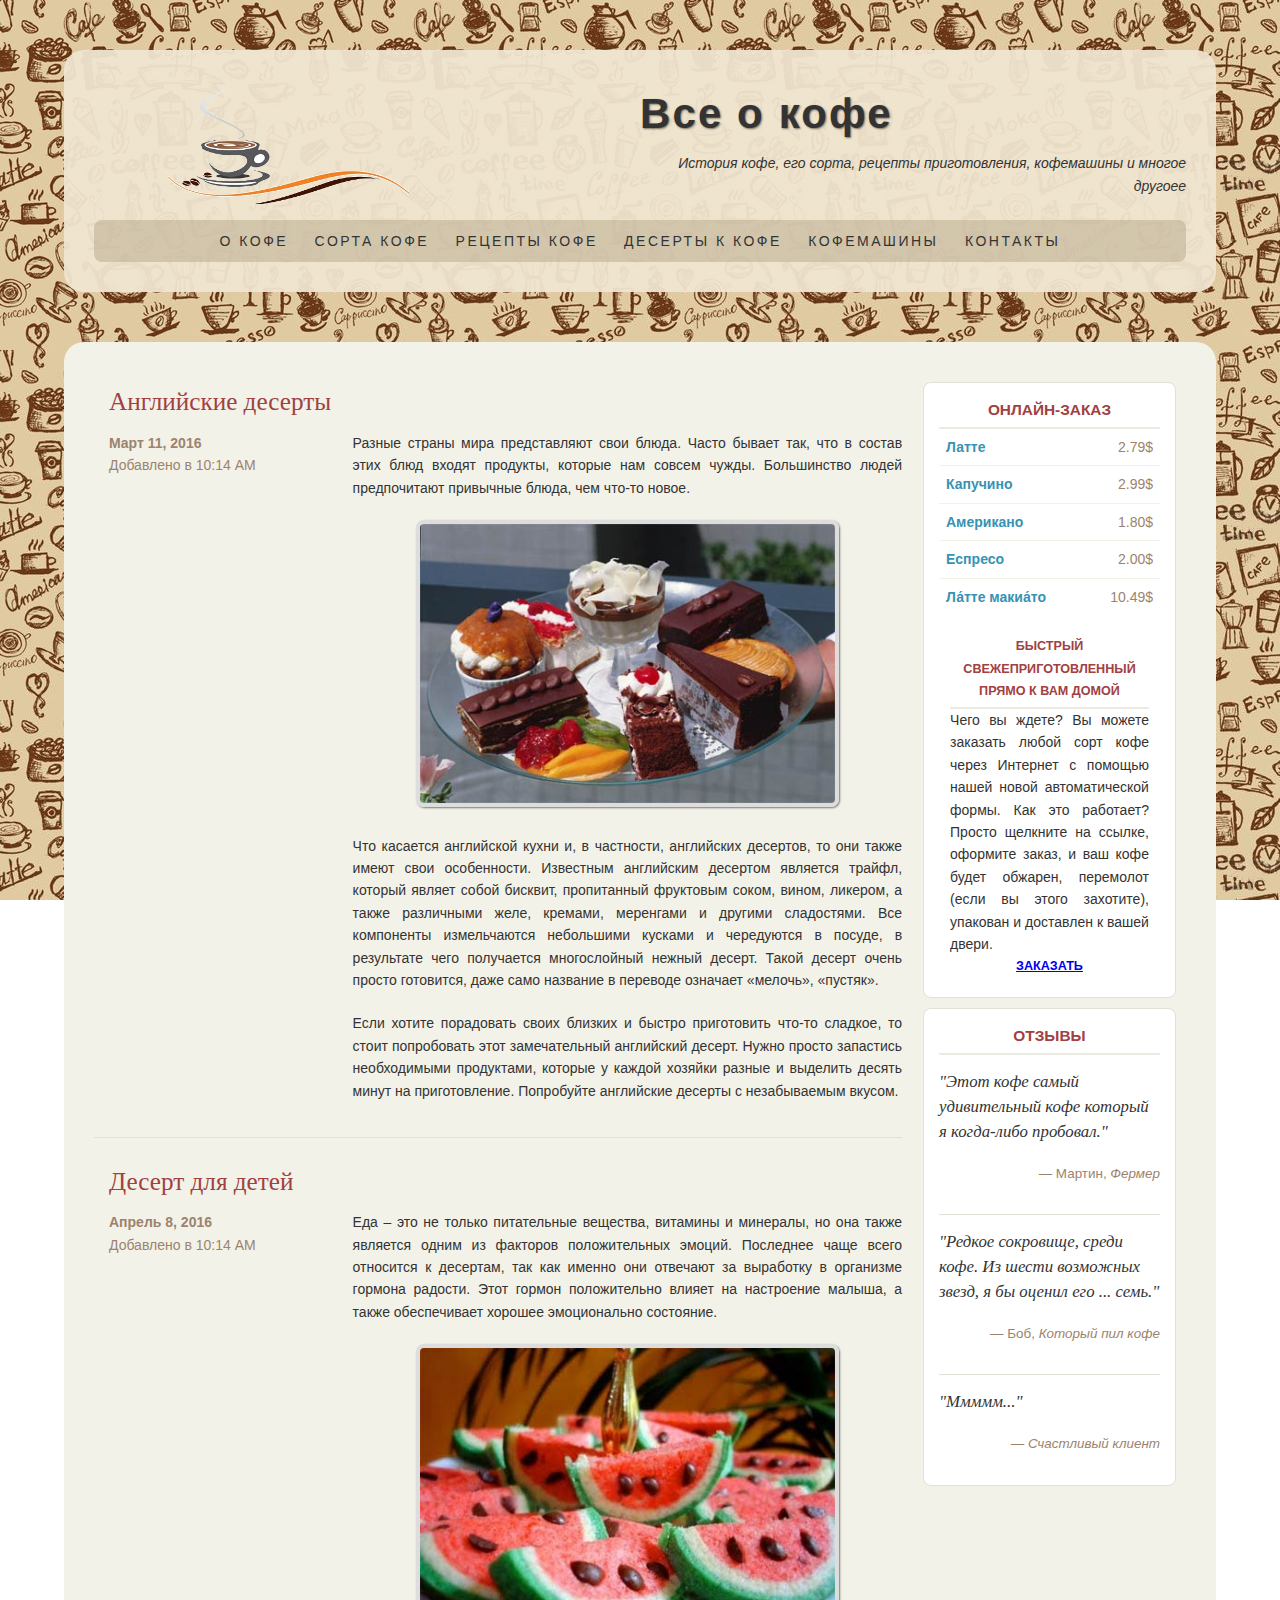
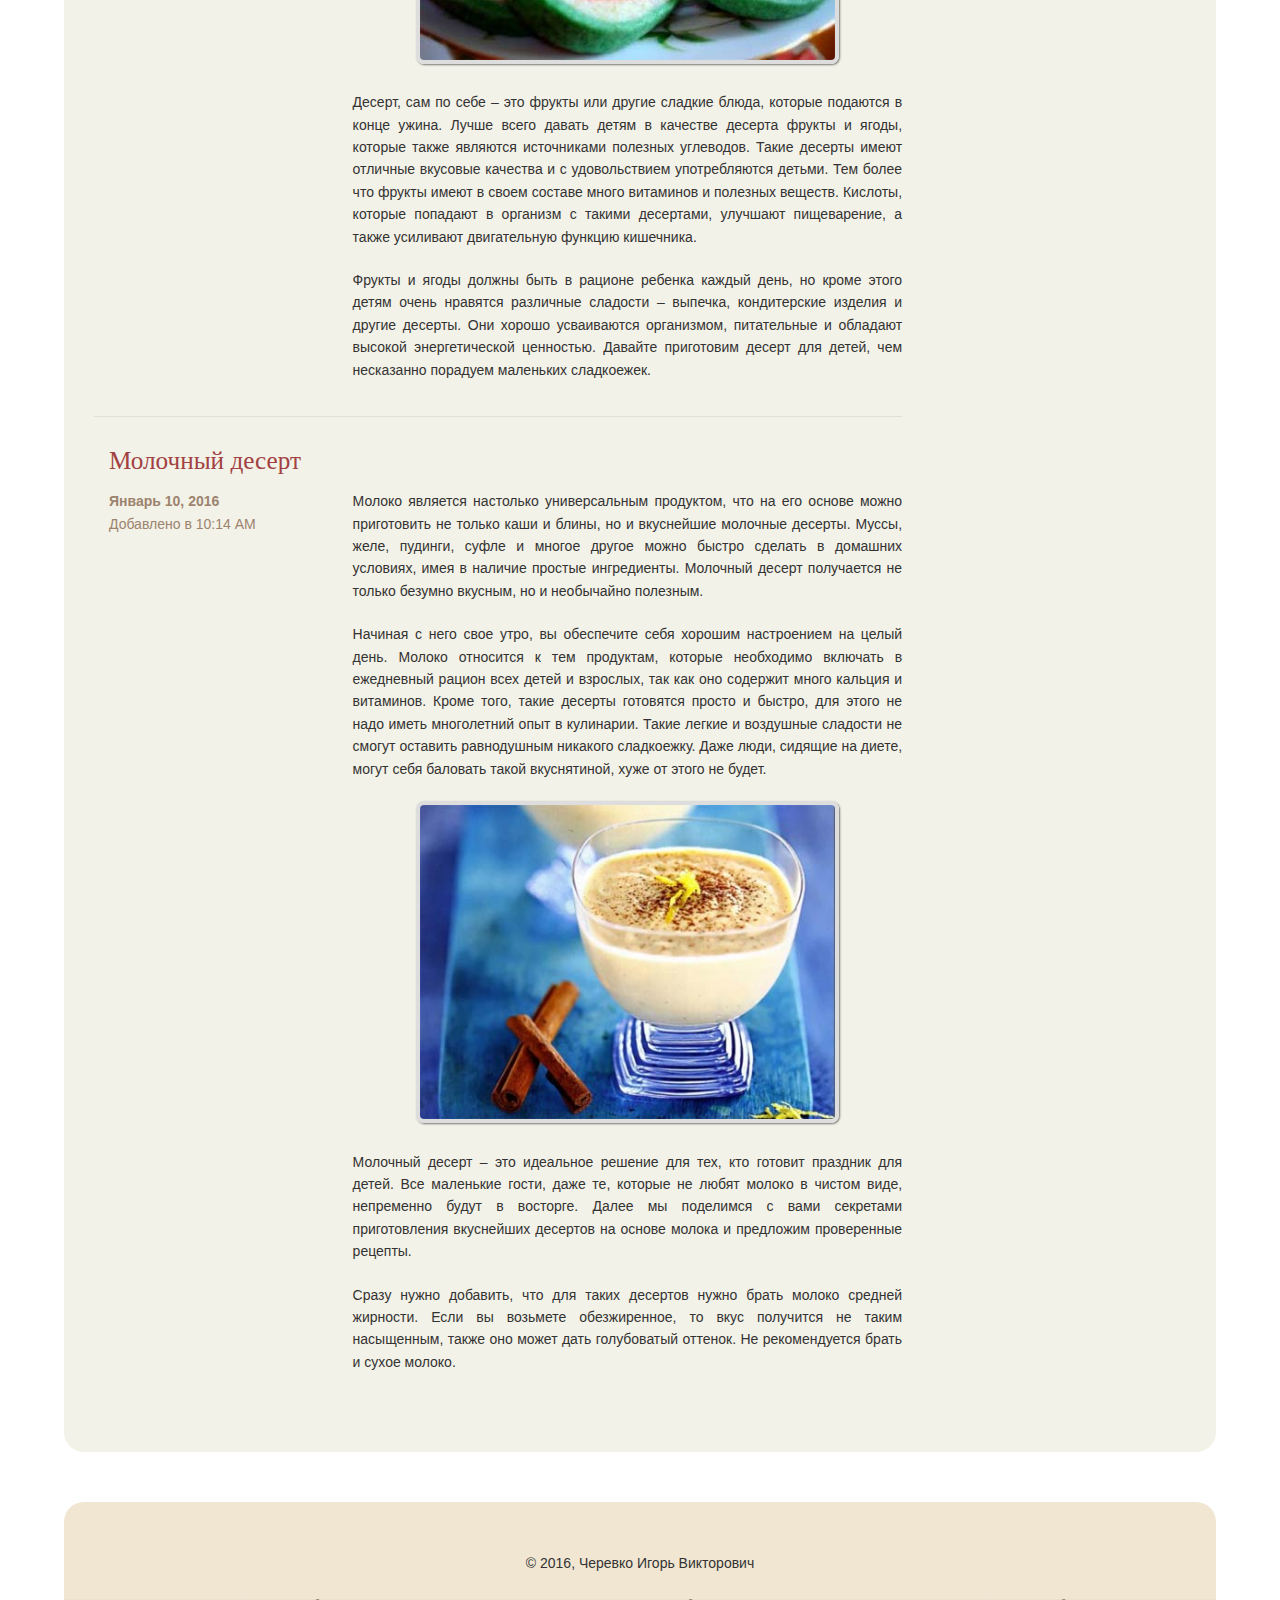
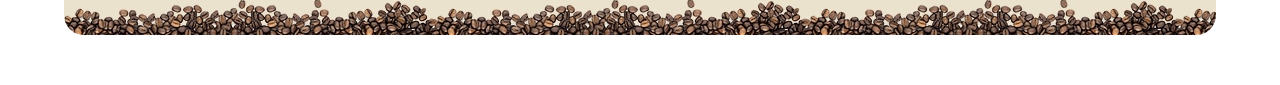
<file: dessertswithcoffee.html>
<!DOCTYPE html>
<html xmlns="http://www.w3.org/1999/xhtml" xml:lang="en" lang="en">
<head>
	<meta http-equiv="content-type" content="text/html; charset=utf-8" />
	<title>Десерты к кофе</title>
	<link rel="shortcut icon" href="img/favicon.ico" type="image/x-icon" />
	<link rel="stylesheet" type="text/css" media="screen" href="css/screen.css" />
	<!--[if lt IE 9]>
	<script src="https://oss.maxcdn.com/libs/html5shiv/3.7.0/html5shiv.js"></script>
	<script src="https://oss.maxcdn.com/libs/respond.js/1.4.2/respond.min.js"></script>	
	<link rel="stylesheet" type="text/css" media="screen" href="css/ie.css" />
	<![endif]-->
</head>
<body>
	<header class="group">
		<div id="header-inner" >
			<div id="logo" class="group">
				<a href="index.html"><img src="img/logo.png" alt="Главная" title="Главная" /></a>
				<h1>Все о кофе</h1>
				<p>История кофе, его сорта, рецепты приготовления, кофемашины и многое другоее</p>
			</div>
			<nav>
				<ul>
					<li><a href="aboutcoffee.html">О&nbsp;кофе</a></li>
					<li><a href="gradeofcoffee.html">Сорта&nbsp;кофе</a></li>
					<li><a href="coffeerecipes.html">Рецепты&nbsp;кофе</a></li>
					<li class="carent"><a href="dessertswithcoffee.html">Десерты&nbsp;к&nbsp;кофе</a></li>
					<li><a href="machine.html">Кофемашины</a></li>
					<li><a href="contacts.html">Контакты</a></li>
				</ul>
			</nav>
		</div>
	</header>
	<div id="wrap" class="group">
		<div id="wrap-inner" class="group">
			<div id="main">
				<article class="group">
					<h3>Английские десерты</h3>
					<ul class="entry-meta">
						<li><h4>Март 11, 2016</h4></li>
						<li>Добавлено в 10:14 <abbr>AM</abbr></li>
					</ul>
					<div class="entry-body">
						<p>Разные страны мира представляют свои блюда. Часто бывает так, что в состав этих блюд входят продукты, которые нам совсем чужды. Большинство людей предпочитают привычные блюда, чем что-то новое.</p>
						<p class="img"><img title="рецепты английских десертов" src="images/anglijskie-deserty.jpg" alt="рецепты английских десертов"></p>
						<p>Что касается английской кухни и, в частности, английских десертов, то они также имеют свои особенности. Известным английским десертом является трайфл, который являет собой бисквит, пропитанный фруктовым соком, вином, ликером, а также различными желе, кремами, меренгами и другими сладостями. Все компоненты измельчаются небольшими кусками и чередуются в посуде, в результате чего получается многослойный нежный десерт. Такой десерт очень просто готовится, даже само название в переводе означает «мелочь», «пустяк».</p>
						<p>Если хотите порадовать своих близких и быстро приготовить что-то сладкое, то стоит попробовать этот замечательный английский десерт. Нужно просто запастись необходимыми продуктами, которые у каждой хозяйки разные и выделить десять минут на приготовление. Попробуйте английские десерты с незабываемым вкусом.</p>
					</div>
				</article>
				<article class="group">
					<h3>Десерт для детей</h3>
					<ul class="entry-meta">
						<li><h4>Апрель 8, 2016</h4></li>
						<li>Добавлено в 10:14 <abbr>AM</abbr></li>
					</ul>
					<div class="entry-body">
						<p>Еда – это не только питательные вещества, витамины и минералы, но она также является одним из факторов положительных эмоций. Последнее чаще всего относится к десертам, так как именно они отвечают за выработку в организме гормона радости. Этот гормон положительно влияет на настроение малыша, а также обеспечивает хорошее эмоционально состояние.</p>
						<p class="img"><img title="десерт для детей" src="images/desert-dlya-detej.jpg" alt="десерт для детей"></p>
						<p>Десерт, сам по себе – это фрукты или другие сладкие блюда, которые подаются в конце ужина. Лучше всего давать детям в качестве десерта фрукты и ягоды, которые также являются источниками полезных углеводов. Такие десерты имеют отличные вкусовые качества и с удовольствием употребляются детьми. Тем более что фрукты имеют в своем составе много витаминов и полезных веществ. Кислоты, которые попадают в организм с такими десертами, улучшают пищеварение, а также усиливают двигательную функцию кишечника.</p>
						<p>Фрукты и ягоды должны быть в рационе ребенка каждый день, но кроме этого детям очень нравятся различные сладости – выпечка, кондитерские изделия и другие десерты. Они хорошо усваиваются организмом, питательные и обладают высокой энергетической ценностью. Давайте приготовим десерт для детей, чем несказанно порадуем маленьких сладкоежек.</p>			
					</div>
				</article>
				<article class="last group" id="Milkdessert">
					<h3>Молочный десерт</h3>
					<ul class="entry-meta">
						<li><h4>Январь 10, 2016</h4></li>
						<li>Добавлено в 10:14 <abbr>AM</abbr></li>
					</ul>
					<div class="entry-body">
						<p>Молоко является настолько универсальным продуктом, что на его основе можно приготовить не только каши и блины, но и вкуснейшие молочные десерты. Муссы, желе, пудинги, суфле и многое другое можно быстро сделать в домашних условиях, имея в наличие простые ингредиенты. Молочный десерт получается не только безумно вкусным, но и необычайно полезным.</p>
						<p>Начиная с него свое утро, вы обеспечите себя хорошим настроением на целый день. Молоко относится к тем продуктам, которые необходимо включать в ежедневный рацион всех детей и взрослых, так как оно содержит много кальция и витаминов. Кроме того, такие десерты готовятся просто и быстро, для этого не надо иметь многолетний опыт в кулинарии. Такие легкие и воздушные сладости не смогут оставить равнодушным никакого сладкоежку. Даже люди, сидящие на диете, могут себя баловать такой вкуснятиной, хуже от этого не будет.</p>
						<p class="img"><img title="рецепты молочных десертов" src="images/molochnyj-desert.jpg" alt="рецепты молочных десертов"></p>
						<p>Молочный десерт – это идеальное решение для тех, кто готовит праздник для детей. Все маленькие гости, даже те, которые не любят молоко в чистом виде, непременно будут в восторге. Далее мы поделимся с вами секретами приготовления вкуснейших десертов на основе молока и предложим проверенные рецепты.</p>
						<p>Сразу нужно добавить, что для таких десертов нужно брать молоко средней жирности. Если вы возьмете обезжиренное, то вкус получится не таким насыщенным, также оно может дать голубоватый оттенок. Не рекомендуется брать и сухое молоко.</p>
					</div>
				</article>
			</div>
			<div id="right">
				<aside class="mod">
					<h3>Онлайн-заказ</h3>			
					<ul class="lst">	
						<li><em>2.79$</em>Латте</li>
						<li><em>2.99$</em>Капучино</li>
						<li><em>1.80$</em>Американо</li>
						<li><em>2.00$</em>Еспресо</li>
						<li class="last"><em>10.49$</em>Ла́тте макиа́то</li>
					</ul>
					<article>
						<h3>Быстрый<br />свеже&shy;приготовленный<br />прямо к вам домой</h3>
						<p>Чего вы ждете? Вы можете заказать любой сорт кофе через Интернет с помощью нашей новой автоматической формы. Как это работает? Просто щелкните на ссылке, оформите заказ, и ваш кофе будет обжарен, перемолот (если вы этого захотите), упакован и доставлен к вашей двери.</p>						
						<h3 class="last"><a href="form.html">Заказать</a></h3>
					</article>
				</aside>
				<aside class="mod alt">
					<h3>Отзывы</h3>
					<ul class="press">
						<li>
							<blockquote>
								<p>"Этот кофе самый удивительный кофе который я когда-либо пробовал."</p>
								<p class="author">— Мартин, <cite>Фермер</cite></p>
							</blockquote>
						</li>
						<li>
							<blockquote>
								<p>"Редкое сокровище, среди кофе. Из шести возможных звезд, я бы оценил его ... семь."</p>
								<p class="author">— Боб, <cite>Который пил кофе</cite></p>
							</blockquote>
						</li>
						<li class="last">
							<blockquote>
								<p>"Ммммм..."</p>
								<p class="author">— <cite>Счастливый клиент</cite></p>
							</blockquote>
						</li>
					</ul>
				</aside>
			</div>
		</div>
	</div>
	<footer>
		<p>© 2016, Черевко Игорь Викторович </p>
	</footer>
<!-- (∫) -->
</body>
</html>
</file>
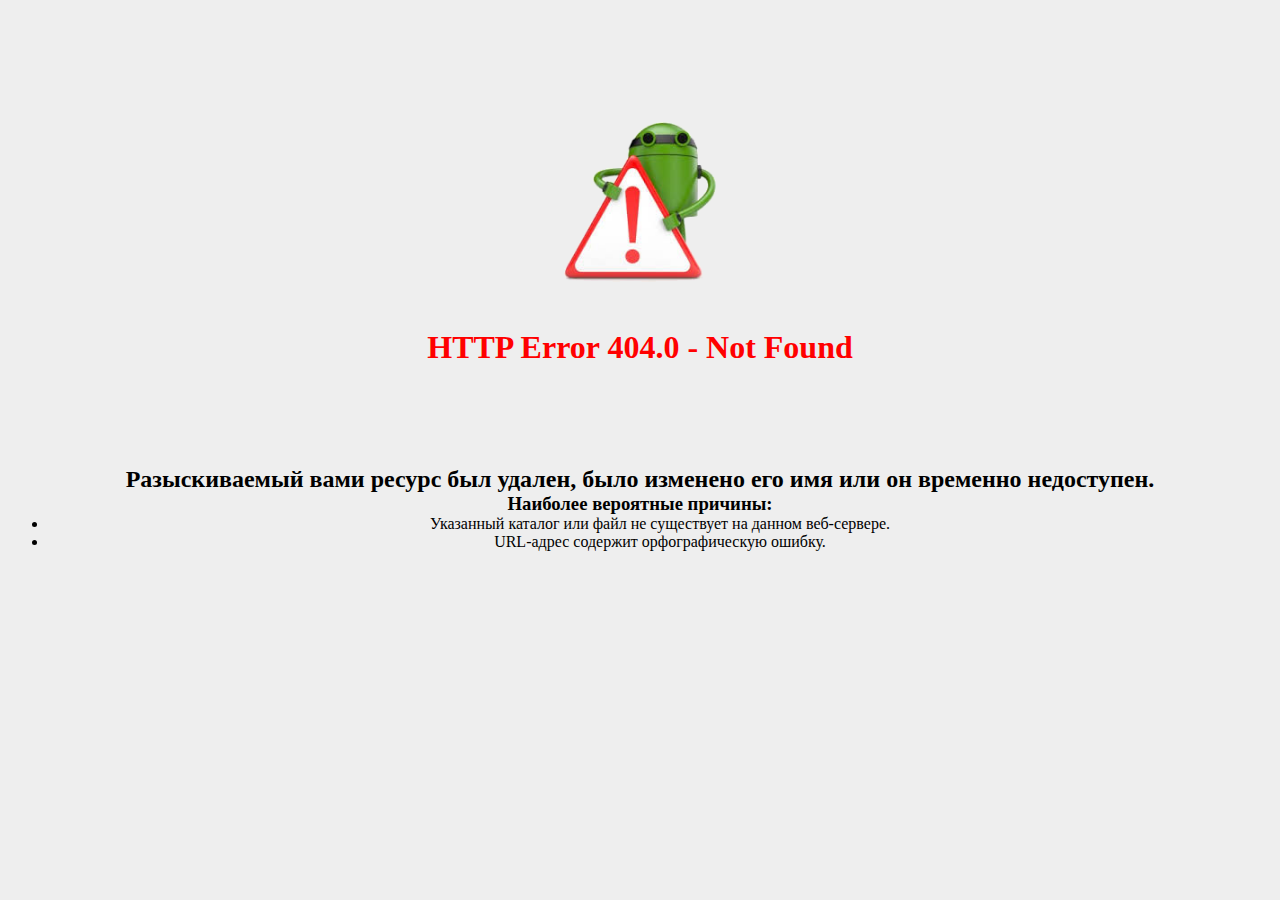
<file: err404.html>
<!DOCTYPE html>
<html xmlns="http://www.w3.org/1999/xhtml" xml:lang="en" lang="en">
<head>
	<meta http-equiv="content-type" content="text/html; charset=utf-8" />
	<title>Error 404</title>
	<link rel="shortcut icon" href="img/error.ico" type="image/x-icon" />
	<link rel="stylesheet" type="text/css" media="screen" href="css/err404.css" />
</head>
<body>
	<div>
		<p class="img"><img src="img/404-not-found.png" alt="Error 404" width="204" height="204" /></p>
		<h1>HTTP Error 404.0 - Not Found</h1>
		<div class="description">
			<h2>Разыскиваемый вами ресурс был удален, было изменено его имя или он временно недоступен.</h2>
			<h3>Наиболее вероятные причины:</h3>
			<ul>
				<li>Указанный каталог или файл не существует на данном веб-сервере.</li>
				<li>URL-адрес содержит орфографическую ошибку.</li>
			</ul>
		</div>
	</div>
<!-- (∫) -->
</body>
</html>
</file>
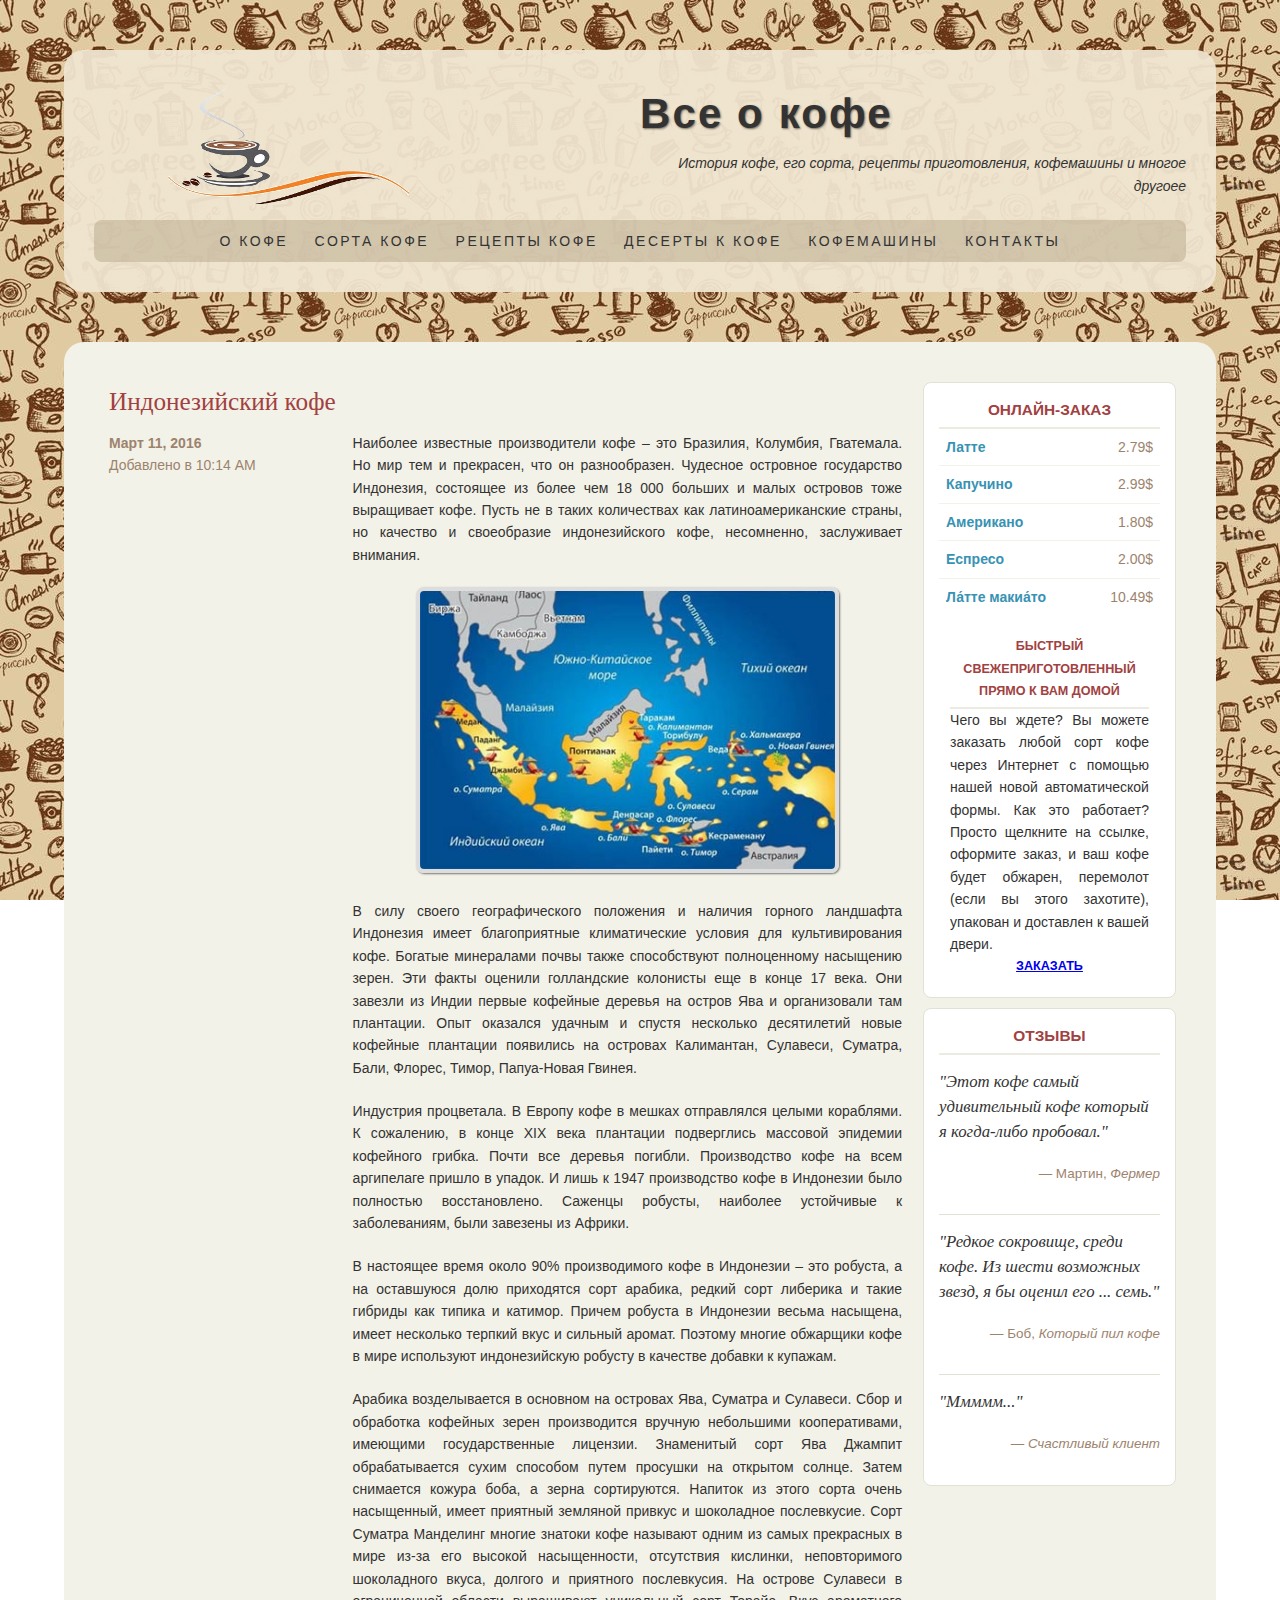
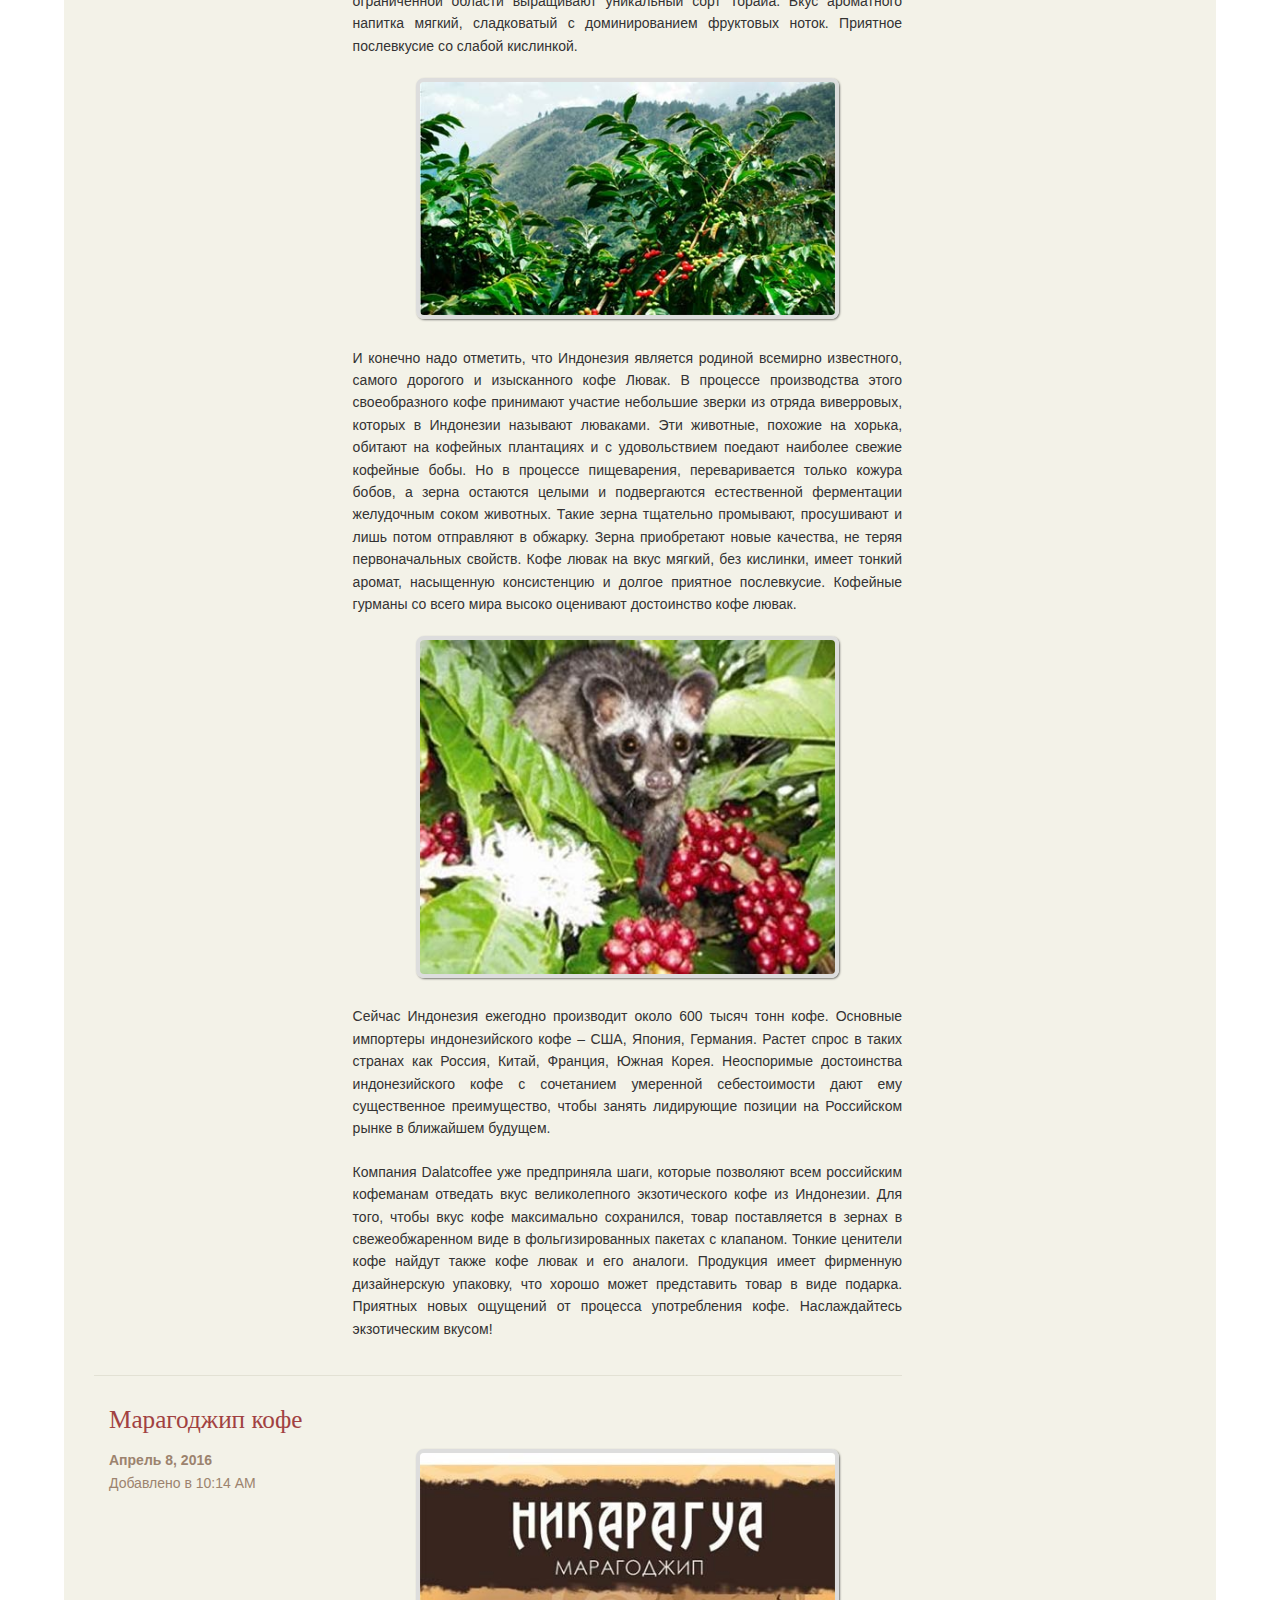
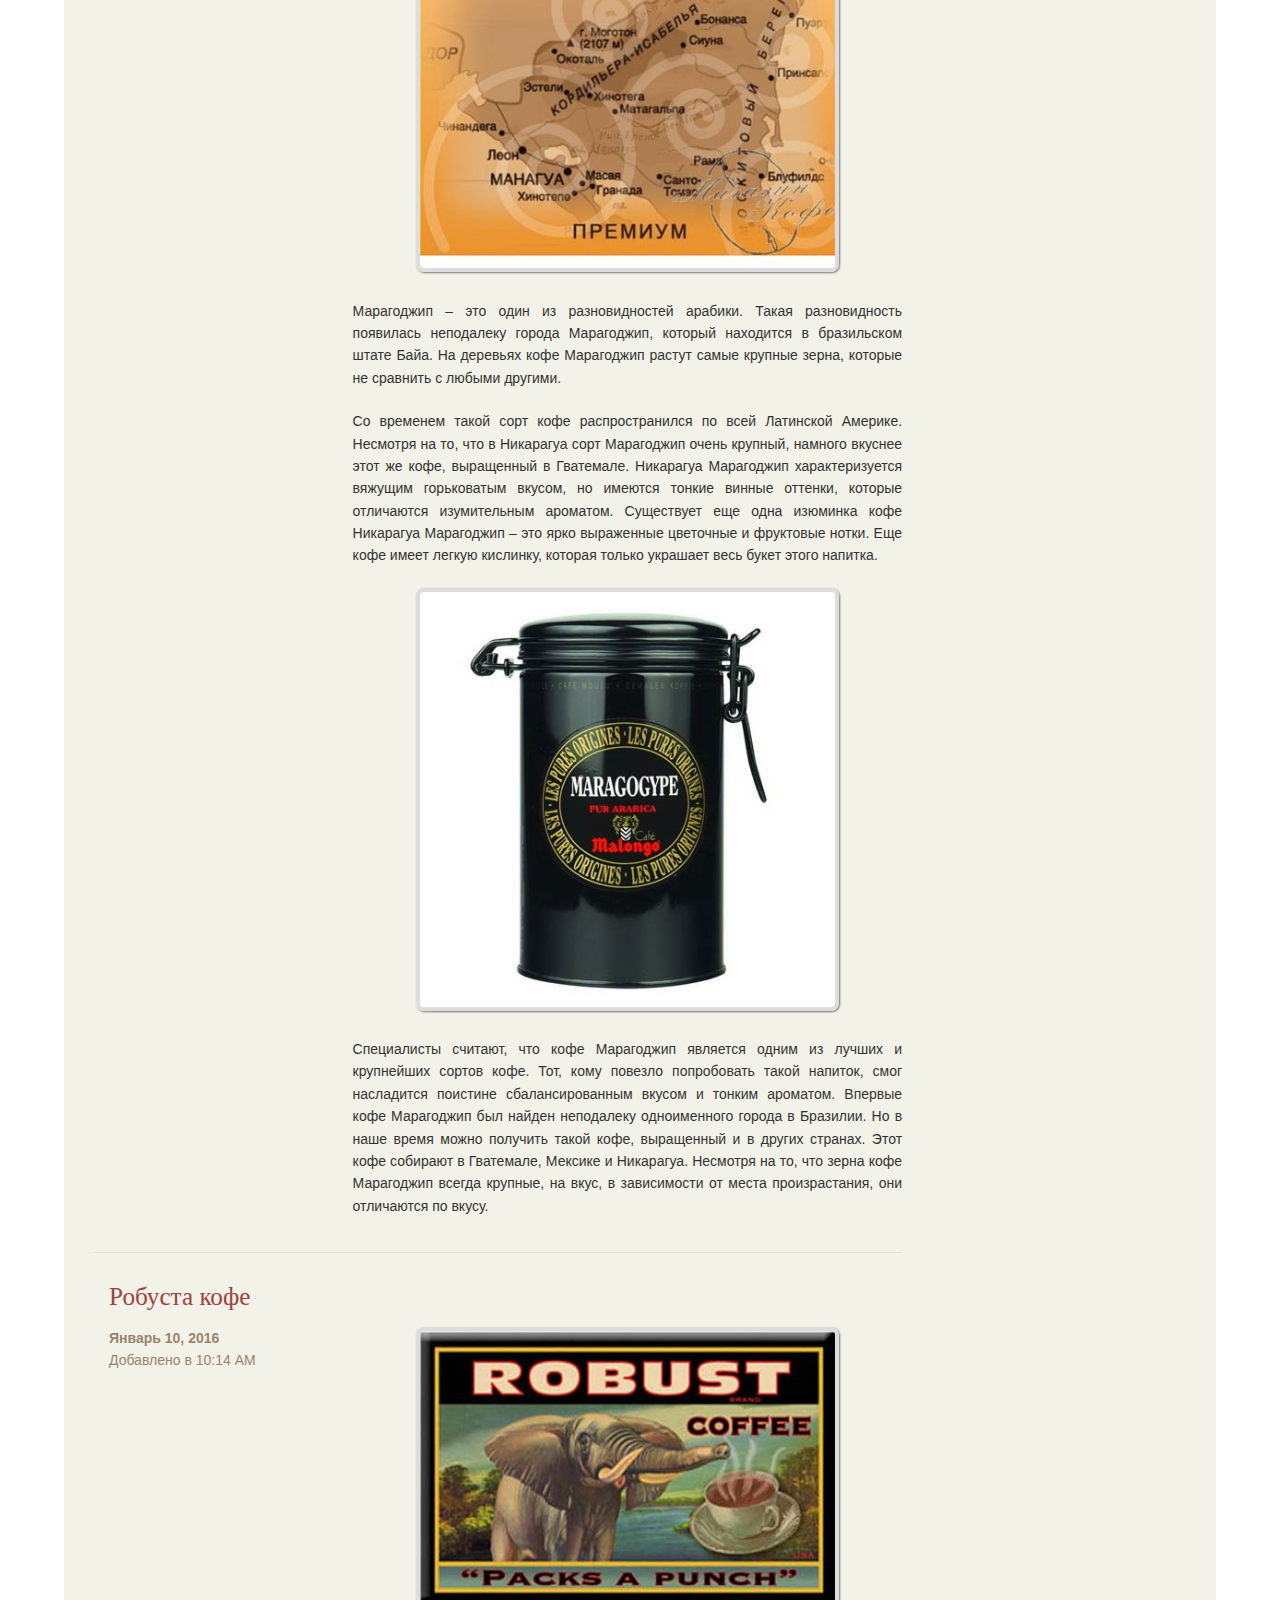
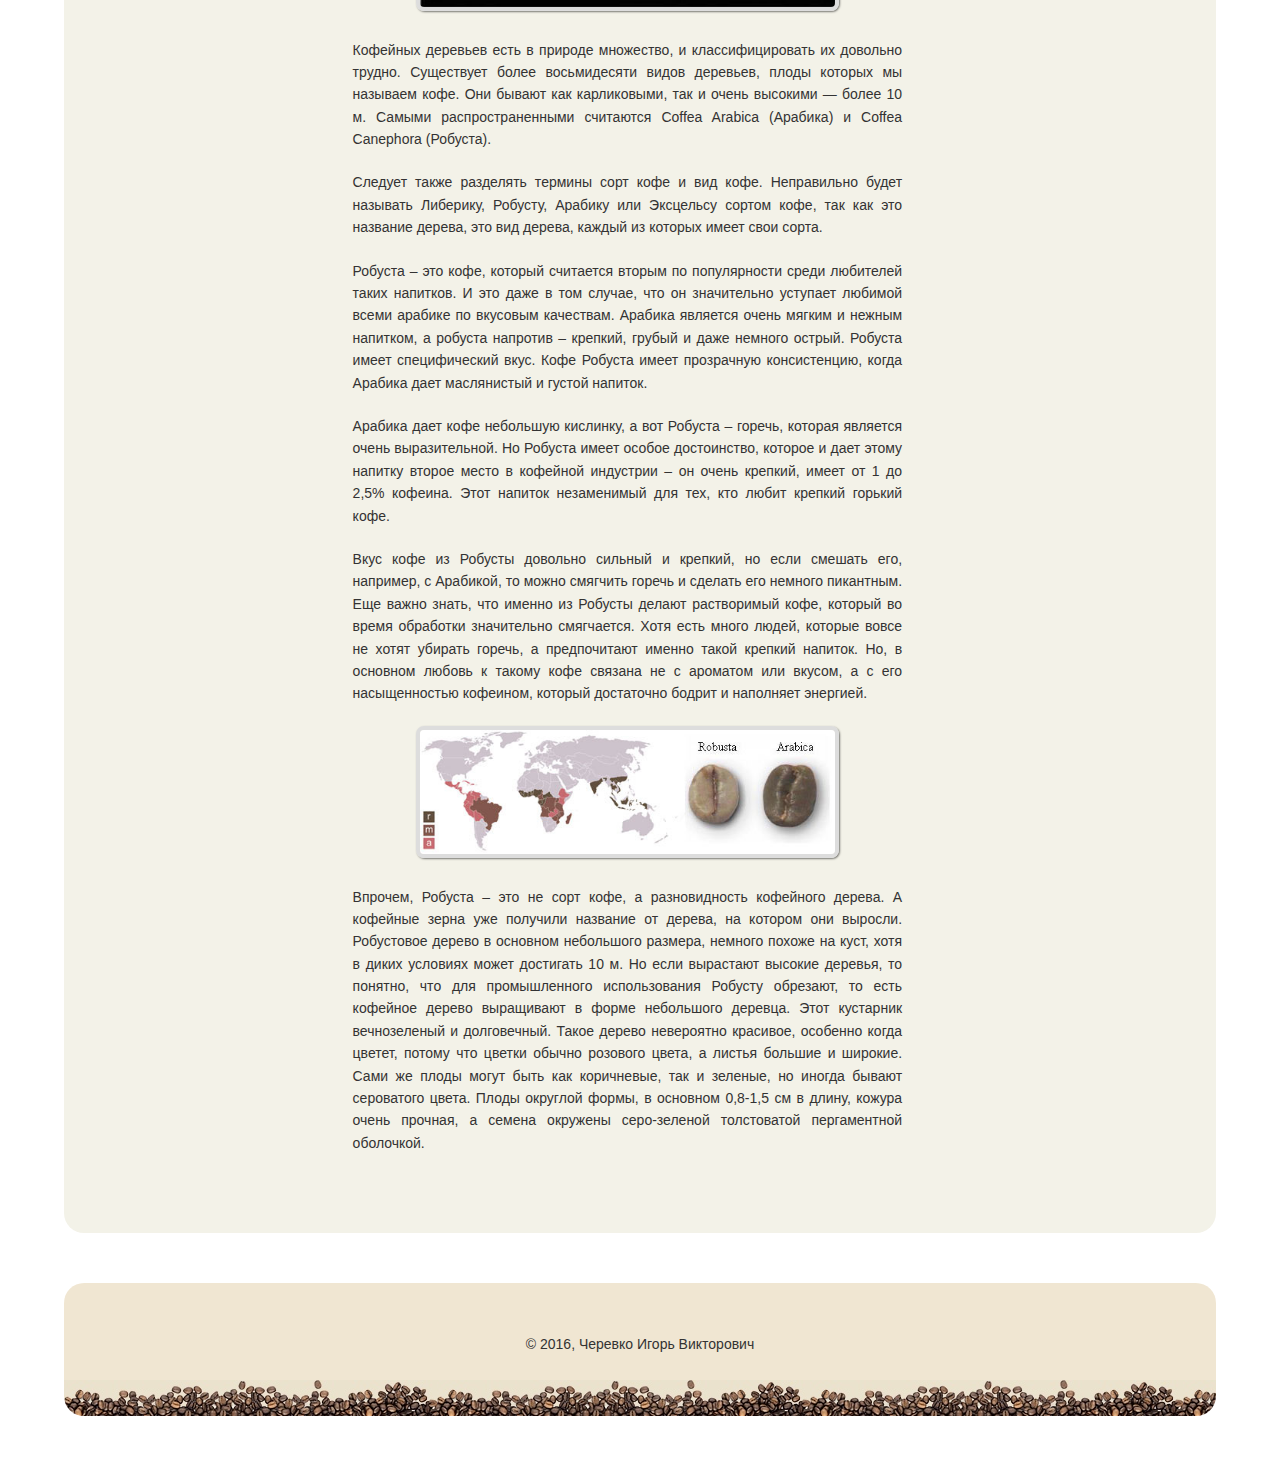
<file: gradeofcoffee.html>
<!DOCTYPE html>
<html xmlns="http://www.w3.org/1999/xhtml" xml:lang="en" lang="en">
<head>
	<meta http-equiv="content-type" content="text/html; charset=utf-8" />
	<title>Сорта кофе</title>
	<link rel="shortcut icon" href="img/favicon.ico" type="image/x-icon" />
	<link rel="stylesheet" type="text/css" media="screen" href="css/screen.css" />
	<!--[if lt IE 9]>
	<script src="https://oss.maxcdn.com/libs/html5shiv/3.7.0/html5shiv.js"></script>
	<script src="https://oss.maxcdn.com/libs/respond.js/1.4.2/respond.min.js"></script>
	<link rel="stylesheet" type="text/css" media="screen" href="css/ie.css" />
	<![endif]-->
</head>
<body>
	<!-- header - - - - - - - - - - - - - - - - - - - - - - - - - - - - - - - - - - - - - - - - -->
	<header class="group">
		<div id="header-inner" >
			<div id="logo" class="group">
				<a href="index.html"><img src="img/logo.png" alt="Главная" title="Главная" /></a>
				<h1>Все о кофе</h1>
				<p>История кофе, его сорта, рецепты приготовления, кофемашины и многое другоее</p>
			</div>
			<nav>
				<ul>
					<li><a href="aboutcoffee.html">О&nbsp;кофе</a></li>
					<li class="carent"><a href="gradeofcoffee.html">Сорта&nbsp;кофе</a></li>
					<li><a href="coffeerecipes.html">Рецепты&nbsp;кофе</a></li>
					<li><a href="dessertswithcoffee.html">Десерты&nbsp;к&nbsp;кофе</a></li>
					<li><a href="machine.html">Кофемашины</a></li>
					<li><a href="contacts.html">Контакты</a></li>
				</ul>
			</nav>
		</div>
	</header>
	<div id="wrap" class="group">
		<div id="wrap-inner" class="group">
			<div id="main">
				<article class="group">
					<h3>Индонезийский кофе</h3>
					<ul class="entry-meta">
						<li><h4>Март 11, 2016</h4></li>
						<li>Добавлено в 10:14 <abbr>AM</abbr></li>
					</ul>
					<div class="entry-body">
						<p>Наиболее известные производители кофе – это Бразилия, Колумбия, Гватемала. Но мир тем и прекрасен, что он разнообразен. Чудесное островное государство Индонезия, состоящее из более чем 18 000 больших и малых островов тоже выращивает кофе. Пусть не в таких количествах как латиноамериканские страны, но качество и своеобразие индонезийского кофе, несомненно, заслуживает внимания.</p>
						<p class="img"><img title="кофе индонезийский" src="images/indonezijskij-kofe.jpg" alt="кофе индонезийский"></p>
						<p>В силу своего географического положения и наличия горного ландшафта Индонезия имеет благоприятные климатические условия для культивирования кофе. Богатые минералами почвы также способствуют полноценному насыщению зерен. Эти факты оценили голландские колонисты еще в конце 17 века. Они завезли из Индии первые кофейные деревья на остров Ява и организовали там плантации. Опыт оказался удачным и спустя несколько десятилетий новые кофейные плантации появились на островах Калимантан, Сулавеси, Суматра, Бали, Флорес, Тимор, Папуа-Новая Гвинея.</p>
						<p>Индустрия процветала. В Европу кофе в мешках отправлялся целыми кораблями. К сожалению, в конце XIX века плантации подверглись массовой эпидемии кофейного грибка. Почти все деревья погибли. Производство кофе на всем аргипелаге пришло в упадок. И лишь к 1947 производство кофе в Индонезии было полностью восстановлено. Саженцы робусты, наиболее устойчивые к заболеваниям, были завезены из Африки.</p>
						<p>В настоящее время около 90% производимого кофе в Индонезии – это робуста, а на оставшуюся долю приходятся сорт арабика, редкий сорт либерика и такие гибриды как типика и катимор. Причем робуста в Индонезии весьма насыщена, имеет несколько терпкий вкус и сильный аромат. Поэтому многие обжарщики кофе в мире используют индонезийскую робусту в качестве добавки к купажам.</p>
						<p>Арабика возделывается в основном на островах Ява, Суматра и Сулавеси. Сбор и обработка кофейных зерен производится вручную небольшими кооперативами, имеющими государственные лицензии. Знаменитый сорт Ява Джампит обрабатывается сухим способом путем просушки на открытом солнце. Затем снимается кожура боба, а зерна сортируются. Напиток из этого сорта очень насыщенный, имеет приятный земляной привкус и шоколадное послевкусие. Сорт Суматра Манделинг многие знатоки кофе называют одним из самых прекрасных в мире из-за его высокой насыщенности, отсутствия кислинки, неповторимого шоколадного вкуса, долгого и приятного послевкусия. На острове Сулавеси в ограниченной области выращивают уникальный сорт Торайа. Вкус ароматного напитка мягкий, сладковатый с доминированием фруктовых ноток. Приятное послевкусие со слабой кислинкой.</p>
						<p class="img"><img title="кофейные деревья" src="images/indonezijskij-kofe1.jpg" alt="кофейные деревья"></p>
						<p>И конечно надо отметить, что Индонезия является родиной всемирно известного, самого дорогого и изысканного кофе Лювак. В процессе производства этого своеобразного кофе принимают участие небольшие зверки из отряда виверровых, которых в Индонезии называют люваками. Эти животные, похожие на хорька, обитают на кофейных плантациях и с удовольствием поедают наиболее свежие кофейные бобы. Но в процессе пищеварения, переваривается только кожура бобов, а зерна остаются целыми и подвергаются естественной ферментации желудочным соком животных. Такие зерна тщательно промывают, просушивают и лишь потом отправляют в обжарку. Зерна приобретают новые качества, не теряя первоначальных свойств. Кофе лювак на вкус мягкий, без кислинки, имеет тонкий аромат, насыщенную консистенцию и долгое приятное послевкусие. Кофейные гурманы со всего мира высоко оценивают достоинство кофе лювак.</p>
						<p class="img"><img title="кофе лювак" src="images/indonezijskij-kofe2.jpg" alt="кофе лювак"></p>
						<p>Сейчас Индонезия ежегодно производит около 600 тысяч тонн кофе. Основные импортеры индонезийского кофе – США, Япония, Германия. Растет спрос в таких странах как Россия, Китай, Франция, Южная Корея. Неоспоримые достоинства индонезийского кофе с сочетанием умеренной себестоимости дают ему существенное преимущество, чтобы занять лидирующие позиции на Российском рынке в ближайшем будущем.</p>
						<p>Компания Dalatcoffee уже предприняла шаги, которые позволяют всем российским кофеманам отведать вкус великолепного экзотического кофе из Индонезии. Для того, чтобы вкус кофе максимально сохранился, товар поставляется в зернах в свежеобжаренном виде в фольгизированных пакетах с клапаном. Тонкие ценители кофе найдут также кофе лювак и его аналоги. Продукция имеет фирменную дизайнерскую упаковку, что хорошо может представить товар в виде подарка. Приятных новых ощущений от процесса употребления кофе. Наслаждайтесь экзотическим вкусом!</p>
					</div>
				</article>
				<article class="group">
					<h3>Марагоджип кофе</h3>
					<ul class="entry-meta">
						<li><h4>Апрель 8, 2016</h4></li>
						<li>Добавлено в 10:14 <abbr>AM</abbr></li>
					</ul>
					<div class="entry-body">
						<p class="img"><img title="кофе Марагоджип" src="images/maragodzhip-kofe.jpg" alt="кофе Марагоджип"></p>
						<p>Марагоджип – это один из разновидностей арабики. Такая разновидность появилась неподалеку города Марагоджип, который находится в бразильском штате Байа. На деревьях кофе Марагоджип растут самые крупные зерна, которые не сравнить с любыми другими.</p>
						<p>Со временем такой сорт кофе распространился по всей Латинской Америке. Несмотря на то, что в Никарагуа сорт Марагоджип очень крупный, намного вкуснее этот же кофе, выращенный в Гватемале. Никарагуа Марагоджип характеризуется вяжущим горьковатым вкусом, но имеются тонкие винные оттенки, которые отличаются изумительным ароматом. Существует еще одна изюминка кофе Никарагуа Марагоджип – это ярко выраженные цветочные и фруктовые нотки. Еще кофе имеет легкую кислинку, которая только украшает весь букет этого напитка.</p>
						<p class="img"><img title="Слово специалистам Марагоджип" src="images/maragodzhip-kofe1.jpg" alt="Слово специалистам Марагоджип"></p>
						<p>Специалисты считают, что кофе Марагоджип является одним из лучших и крупнейших сортов кофе. Тот, кому повезло попробовать такой напиток, смог насладится поистине сбалансированным вкусом и тонким ароматом. Впервые кофе Марагоджип был найден неподалеку одноименного города в Бразилии. Но в наше время можно получить такой кофе, выращенный и в других странах. Этот кофе собирают в Гватемале, Мексике и Никарагуа. Несмотря на то, что зерна кофе Марагоджип всегда крупные, на вкус, в зависимости от места произрастания, они отличаются по вкусу.</p>
					</div>
				</article>
				<article class="last group" id="Robustacoffee">
					<h3>Робуста кофе</h3>
					<ul class="entry-meta">
						<li><h4>Январь 10, 2016</h4></li>
						<li>Добавлено в 10:14 <abbr>AM</abbr></li>
					</ul>
					<div class="entry-body">
						<p class="img"><img title="кофе робуста" src="images/robusta-kofe.jpg" alt="кофе робуста"></p>
						<p>Кофейных деревьев есть в природе множество, и классифицировать их довольно трудно. Существует более восьмидесяти видов деревьев, плоды которых мы называем кофе. Они бывают как карликовыми, так и очень высокими — более 10 м. Самыми распространенными считаются Coffea Arabica (Арабика) и Coffea Canephora (Робуста).</p>
						<p>Следует также разделять термины сорт кофе и вид кофе. Неправильно будет называть Либерику, Робусту, Арабику или Эксцельсу сортом кофе, так как это название дерева, это вид дерева, каждый из которых имеет свои сорта.</p>
						<p>Робуста – это кофе, который считается вторым по популярности среди любителей таких напитков. И это даже в том случае, что он значительно уступает любимой всеми арабике по вкусовым качествам. Арабика является очень мягким и нежным напитком, а робуста напротив – крепкий, грубый и даже немного острый. Робуста имеет специфический вкус. Кофе Робуста имеет прозрачную консистенцию, когда Арабика дает маслянистый и густой напиток.</p>
						<p>Арабика дает кофе небольшую кислинку, а вот Робуста – горечь, которая является очень выразительной. Но Робуста имеет особое достоинство, которое и дает этому напитку второе место в кофейной индустрии – он очень крепкий, имеет от 1 до 2,5% кофеина. Этот напиток незаменимый для тех, кто любит крепкий горький кофе.</p>
						<p>Вкус кофе из Робусты довольно сильный и крепкий, но если смешать его, например, с Арабикой, то можно смягчить горечь и сделать его немного пикантным. Еще важно знать, что именно из Робусты делают растворимый кофе, который во время обработки значительно смягчается. Хотя есть много людей, которые вовсе не хотят убирать горечь, а предпочитают именно такой крепкий напиток. Но, в основном любовь к такому кофе связана не с ароматом или вкусом, а с его насыщенностью кофеином, который достаточно бодрит и наполняет энергией.</p>
						<p class="img"><img title="распределение кофе робуста по миру" src="images/robusta-kofe1.jpg" alt="распределение кофе робуста по миру"></p>
						<p>Впрочем, Робуста – это не сорт кофе, а разновидность кофейного дерева. А кофейные зерна уже получили название от дерева, на котором они выросли. Робустовое дерево в основном небольшого размера, немного похоже на куст, хотя в диких условиях может достигать 10 м. Но если вырастают высокие деревья, то понятно, что для промышленного использования Робусту обрезают, то есть кофейное дерево выращивают в форме небольшого деревца. Этот кустарник вечнозеленый и долговечный. Такое дерево невероятно красивое, особенно когда цветет, потому что цветки обычно розового цвета, а листья большие и широкие. Сами же плоды могут быть как коричневые, так и зеленые, но иногда бывают сероватого цвета. Плоды округлой формы, в основном 0,8-1,5 см в длину, кожура очень прочная, а семена окружены серо-зеленой толстоватой пергаментной оболочкой.</p>
					</div>
				</article>
			</div>
			<div id="right">
				<aside class="mod">
					<h3>Онлайн-заказ</h3>			
					<ul class="lst">	
						<li><em>2.79$</em>Латте</li>
						<li><em>2.99$</em>Капучино</li>
						<li><em>1.80$</em>Американо</li>
						<li><em>2.00$</em>Еспресо</li>
						<li class="last"><em>10.49$</em>Ла́тте макиа́то</li>
					</ul>
					<article>
						<h3>Быстрый<br />свеже&shy;приготовленный<br />прямо к вам домой</h3>
						<p>Чего вы ждете? Вы можете заказать любой сорт кофе через Интернет с помощью нашей новой автоматической формы. Как это работает? Просто щелкните на ссылке, оформите заказ, и ваш кофе будет обжарен, перемолот (если вы этого захотите), упакован и доставлен к вашей двери.</p>						
						<h3 class="last"><a href="form.html">Заказать</a></h3>
					</article>
				</aside>
				<aside class="mod alt">
					<h3>Отзывы</h3>
					<ul class="press">
						<li>
							<blockquote>
								<p>"Этот кофе самый удивительный кофе который я когда-либо пробовал."</p>
								<p class="author">— Мартин, <cite>Фермер</cite></p>
							</blockquote>
						</li>
						<li>
							<blockquote>
								<p>"Редкое сокровище, среди кофе. Из шести возможных звезд, я бы оценил его ... семь."</p>
								<p class="author">— Боб, <cite>Который пил кофе</cite></p>
							</blockquote>
						</li>
						<li class="last">
							<blockquote>
								<p>"Ммммм..."</p>
								<p class="author">— <cite>Счастливый клиент</cite></p>
							</blockquote>
						</li>
					</ul>
				</aside>
			</div>
		</div>
	</div>
	<footer>
		<p>© 2016, Черевко Игорь Викторович </p>
	</footer>
<!-- (∫) -->
</body>
</html>
</file>
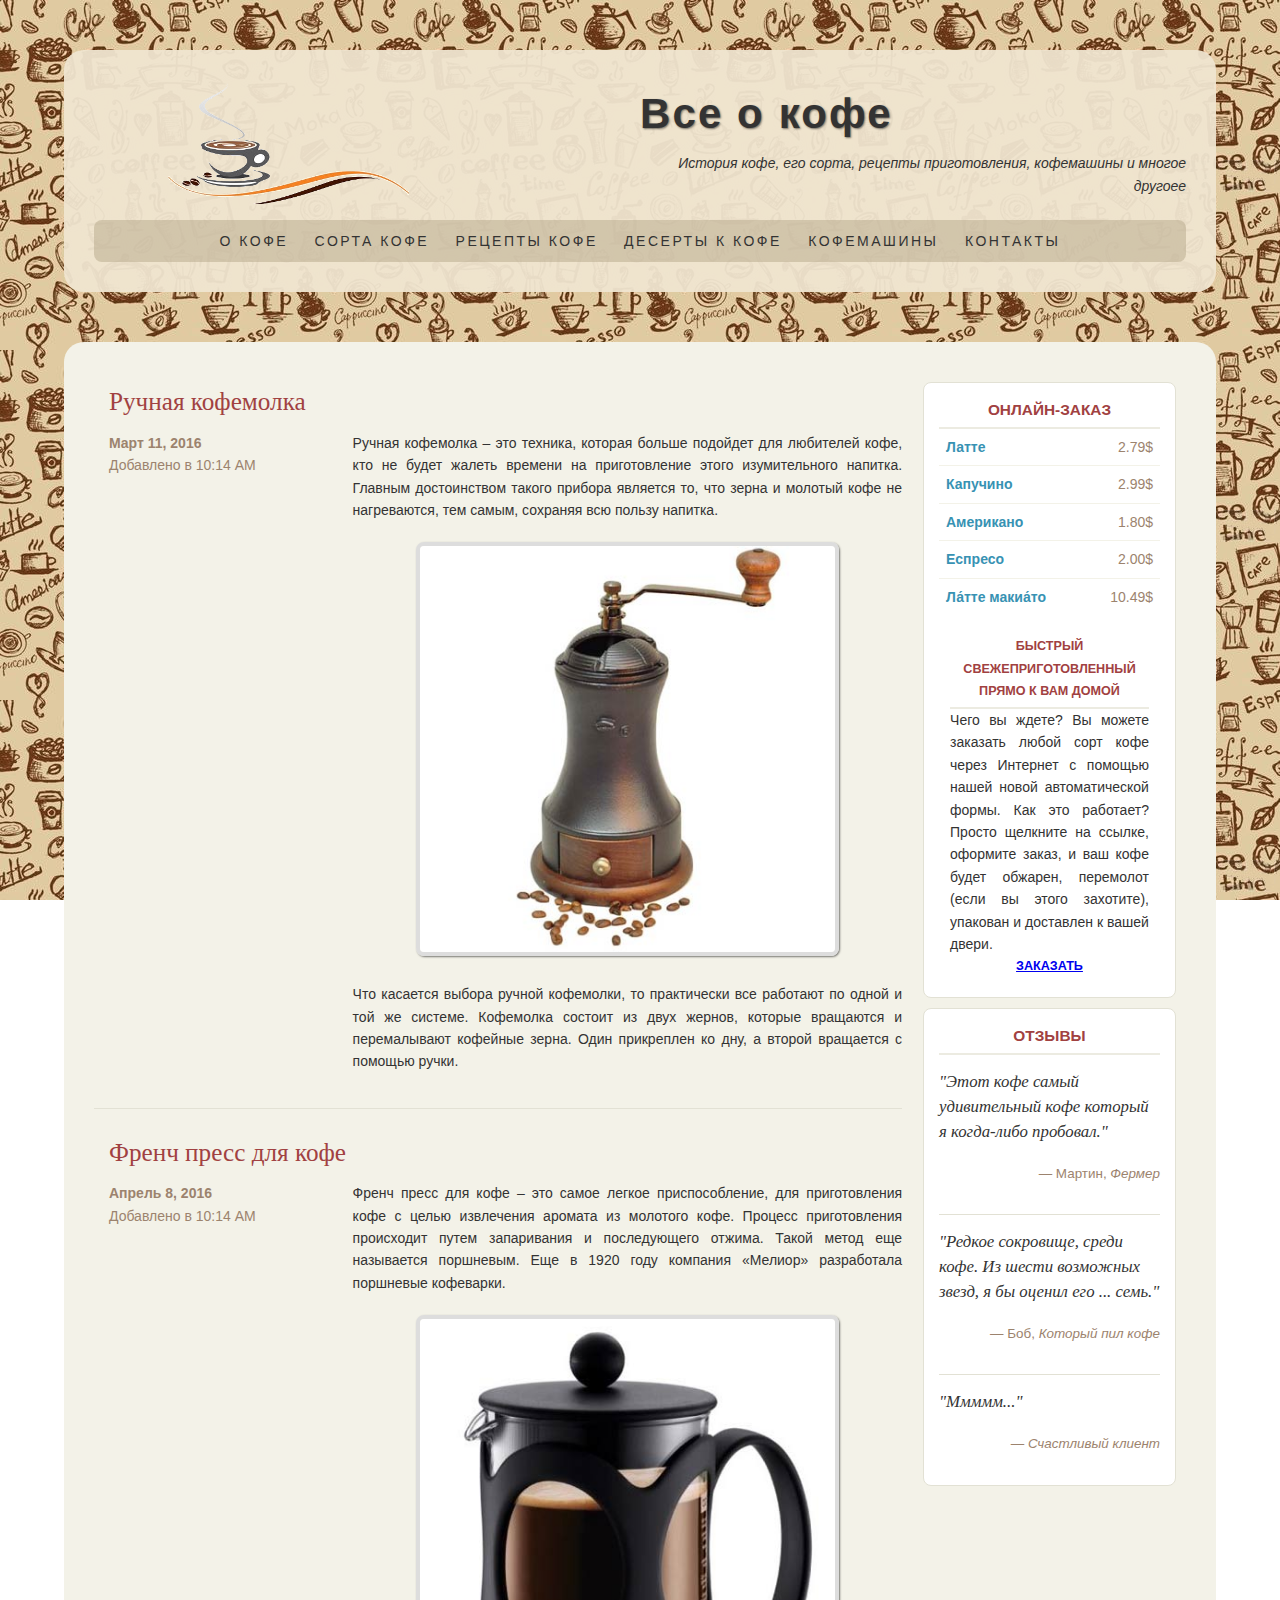
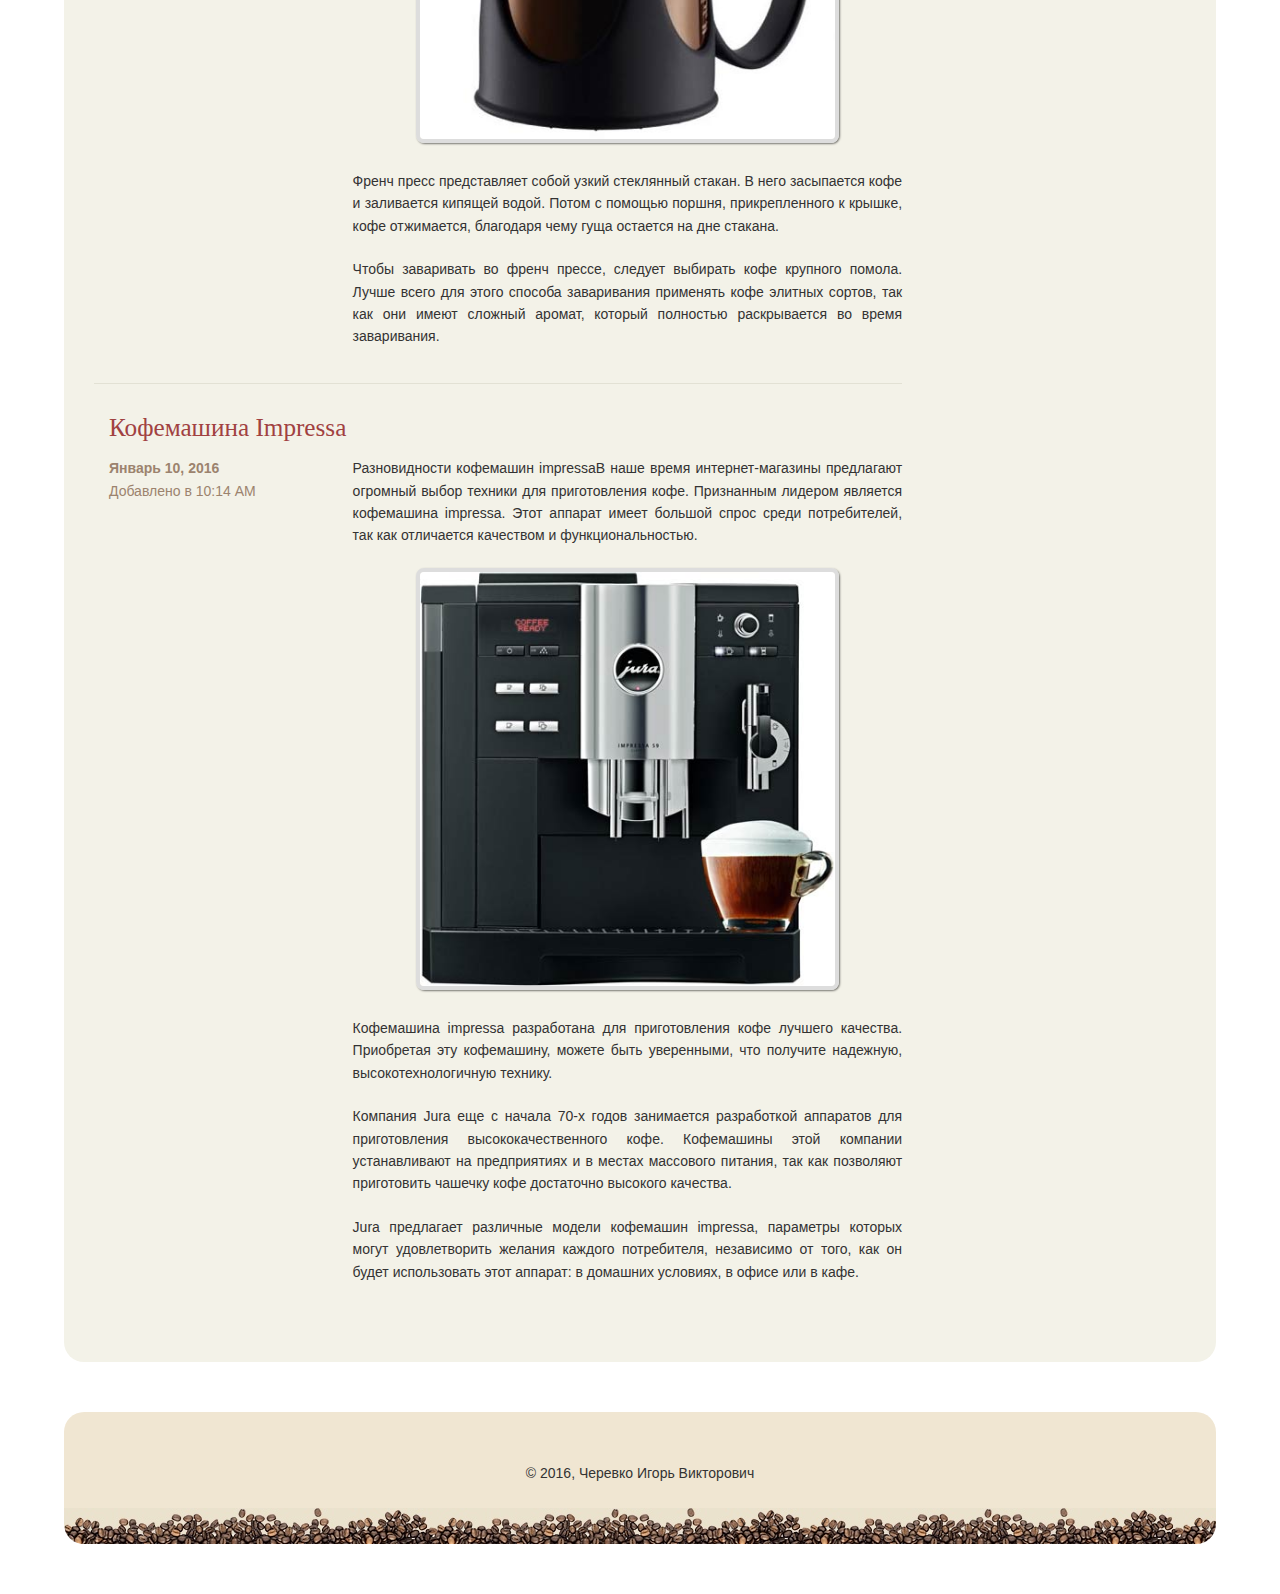
<file: machine.html>
<!DOCTYPE html>
<html xmlns="http://www.w3.org/1999/xhtml" xml:lang="en" lang="en">
<head>
	<meta http-equiv="content-type" content="text/html; charset=utf-8" />
	<title>Кофемашины</title>
	<link rel="shortcut icon" href="img/favicon.ico" type="image/x-icon" />
	<link rel="stylesheet" type="text/css" media="screen" href="css/screen.css" />
	<!--[if lt IE 9]>
	<script src="https://oss.maxcdn.com/libs/html5shiv/3.7.0/html5shiv.js"></script>
	<script src="https://oss.maxcdn.com/libs/respond.js/1.4.2/respond.min.js"></script>	
	<link rel="stylesheet" type="text/css" media="screen" href="css/ie.css" />
	<![endif]-->
</head>
<body>
	<header class="group">
		<div id="header-inner" >
			<div id="logo" class="group">
				<a href="index.html"><img src="img/logo.png" alt="Главная" title="Главная" /></a>
				<h1>Все о кофе</h1>
				<p>История кофе, его сорта, рецепты приготовления, кофемашины и многое другоее</p>
			</div>
			<nav>
				<ul>
					<li><a href="aboutcoffee.html">О&nbsp;кофе</a></li>
					<li><a href="gradeofcoffee.html">Сорта&nbsp;кофе</a></li>
					<li><a href="coffeerecipes.html">Рецепты&nbsp;кофе</a></li>
					<li><a href="dessertswithcoffee.html">Десерты&nbsp;к&nbsp;кофе</a></li>
					<li class="carent"><a href="machine.html">Кофемашины</a></li>
					<li><a href="contacts.html">Контакты</a></li>
				</ul>
			</nav>
		</div>
	</header>
	<div id="wrap" class="group">
		<div id="wrap-inner" class="group">
			<div id="main">
				<article class="group">
					<h3>Ручная кофемолка</h3>
					<ul class="entry-meta">
						<li><h4>Март 11, 2016</h4></li>
						<li>Добавлено в 10:14 <abbr>AM</abbr></li>
					</ul>
					<div class="entry-body">
						<p>Ручная кофемолка – это техника, которая больше подойдет для любителей кофе, кто не будет жалеть времени на приготовление этого изумительного напитка. Главным достоинством такого прибора является то, что зерна и молотый кофе не нагреваются, тем самым, сохраняя всю пользу напитка.</p>
						<p class="img"><img title="разные виды ручных кофемолок" src="images/ruchnaya-kofemolka.jpg" alt="разные виды ручных кофемолок"></p>
						<p>Что касается выбора ручной кофемолки, то практически все работают по одной и той же системе. Кофемолка состоит из двух жернов, которые вращаются и перемалывают кофейные зерна. Один прикреплен ко дну, а второй вращается с помощью ручки.</p>
					</div>
				</article>
				<article class="group">
					<h3>Френч пресс для кофе</h3>
					<ul class="entry-meta">
						<li><h4>Апрель 8, 2016</h4></li>
						<li>Добавлено в 10:14 <abbr>AM</abbr></li>
					</ul>
					<div class="entry-body">
						<p>Френч пресс для кофе – это самое легкое приспособление, для приготовления кофе с целью извлечения аромата из молотого кофе. Процесс приготовления происходит путем запаривания и последующего отжима. Такой метод еще называется поршневым. Еще в 1920 году компания «Мелиор» разработала поршневые кофеварки.</p>
						<p class="img"><img title="френч пресс для заваривания кофе" src="images/french-press-dlya-kofe.jpg" alt="френч пресс для заваривания кофе"></p>
						<p>Френч пресс представляет собой узкий стеклянный стакан. В него засыпается кофе и заливается кипящей водой. Потом с помощью поршня, прикрепленного к крышке, кофе отжимается, благодаря чему гуща остается на дне стакана.</p>
						<p>Чтобы заваривать во френч прессе, следует выбирать кофе крупного помола. Лучше всего для этого способа заваривания применять кофе элитных сортов, так как они имеют сложный аромат, который полностью раскрывается во время заваривания.</p>			
					</div>
				</article>
				<article class="last group">
					<h3>Кофемашина Impressa</h3>
					<ul class="entry-meta">
						<li><h4>Январь 10, 2016</h4></li>
						<li>Добавлено в 10:14 <abbr>AM</abbr></li>
					</ul>
					<div class="entry-body">
						<p>Разновидности кофемашин impressaВ наше время интернет-магазины предлагают огромный выбор техники для приготовления кофе. Признанным лидером является кофемашина impressa. Этот аппарат имеет большой спрос среди потребителей, так как отличается качеством и функциональностью.</p>
						<p class="img"><img title="Разновидности кофемашин impressa" src="images/kofemashina-impressa.jpg" alt="Разновидности кофемашин impressa"></p>
						<p>Кофемашина impressa разработана для приготовления кофе лучшего качества. Приобретая эту кофемашину, можете быть уверенными, что получите надежную, высокотехнологичную технику.</p>
						<p>Компания Jura еще с начала 70-х годов занимается разработкой аппаратов для приготовления высококачественного кофе. Кофемашины этой компании устанавливают на предприятиях и в местах массового питания, так как позволяют приготовить чашечку кофе достаточно высокого качества.</p>
						<p>Jura предлагает различные модели кофемашин impressa, параметры которых могут удовлетворить желания каждого потребителя, независимо от того, как он будет использовать этот аппарат: в домашних условиях, в офисе или в кафе.</p>
					</div>
				</article>
			</div>
			<div id="right">
				<aside class="mod">
					<h3>Онлайн-заказ</h3>			
					<ul class="lst">	
						<li><em>2.79$</em>Латте</li>
						<li><em>2.99$</em>Капучино</li>
						<li><em>1.80$</em>Американо</li>
						<li><em>2.00$</em>Еспресо</li>
						<li class="last"><em>10.49$</em>Ла́тте макиа́то</li>
					</ul>
					<article>
						<h3>Быстрый<br />свеже&shy;приготовленный<br />прямо к вам домой</h3>
						<p>Чего вы ждете? Вы можете заказать любой сорт кофе через Интернет с помощью нашей новой автоматической формы. Как это работает? Просто щелкните на ссылке, оформите заказ, и ваш кофе будет обжарен, перемолот (если вы этого захотите), упакован и доставлен к вашей двери.</p>						
						<h3 class="last"><a href="form.html">Заказать</a></h3>
					</article>
				</aside>
				<aside class="mod alt">
					<h3>Отзывы</h3>
					<ul class="press">
						<li>
							<blockquote>
								<p>"Этот кофе самый удивительный кофе который я когда-либо пробовал."</p>
								<p class="author">— Мартин, <cite>Фермер</cite></p>
							</blockquote>
						</li>
						<li>
							<blockquote>
								<p>"Редкое сокровище, среди кофе. Из шести возможных звезд, я бы оценил его ... семь."</p>
								<p class="author">— Боб, <cite>Который пил кофе</cite></p>
							</blockquote>
						</li>
						<li class="last">
							<blockquote>
								<p>"Ммммм..."</p>
								<p class="author">— <cite>Счастливый клиент</cite></p>
							</blockquote>
						</li>
					</ul>
				</aside>
			</div>
		</div>
	</div>
	<footer>
		<p>© 2016, Черевко Игорь Викторович </p>
	</footer>
<!-- (∫) -->
</body>
</html>
</file>
<file: css/screen.css>
*{
	margin:0;
	padding:0;
}
body{
	background:#fff url('../img/bg.jpg') fixed;
	font:14px "Open Sans", "Helvetica Neue", Helvetica, Arial, sans-serif;
	color:#333;
	line-height:1.6;
}
.group:after{
	content:"."; 
	display:block; 
	height:0; 
	clear:both; 
	visibility:hidden;
}

ul{
	list-style:none;
}
header, #wrap, footer{
	width:90%;
	max-width:1200px;
	min-width:750px;
	border-radius:20px;
	margin:50px auto;	
}
header, footer{
	background:rgba(239,229,208,0.95);
}
#header-inner, #wrap-inner{
	padding:30px;
}
/* header --------------------------------------------- */
#logo img{
	float:left;
	margin:0 0 10px 70px;
	width:250px;
	height:130px;
}
#logo h1, #logo p{
	float:right;
	width:50%;	
}
#logo h1{
	letter-spacing:.05em;
	font-size:3em;
	text-shadow:1px 1px 2px rgba(0,0,0,0.5);
}
#logo p{
	font-style:italic;
	text-align:right;
	margin-top:5px;
}
#logo a{
	outline:none;
}
#logo a img{
	border:none;
}
#header-inner nav{
	background:rgba(181,167,137,0.5);
	border-radius:8px;
}
#header-inner nav ul{
	text-transform:uppercase;
	letter-spacing:2.5px;
	text-align:center;
}
#header-inner nav ul li{
	display:inline-block;
}
#header-inner nav ul li a{
	display:block;
	padding:10px;
	color:#333;
	text-decoration:none;
	outline:none;
	text-align:center;
}
#header-inner nav ul li a:hover{
	text-shadow:1px 1px 1px rgba(0,0,0,0.7);
	box-shadow: 0 0 5px 2px rgba(181,167,137,0.7) inset;
}
/*
.carent{
	text-shadow:1px 1px 1px rgba(0,0,0,0.7);
	box-shadow: 0 0 5px 2px rgba(181,167,137,0.7) inset;
}*/
/* end header --------------------------------------------- */

/* #wrap -------------------------------------------------- */
#wrap{
	background:#f3f2e8;
}
	/* #main -------------------------------------------------- */
    #main{
	    float:left;
        width:74%;
    }
	#main article{
		padding:1em 0;
		margin:0 0 1em 0;
		border-bottom:1px solid #e2e1d4;	
	}
	#main .last{
		border-bottom:none;
	}
	#main article h3{
		margin:0 0 .5em 15px;
		font-family:Georgia, serif;
		font-size:1.8em;
		font-weight:normal;
		line-height:1.3;
		color:#a14141;
	}
		/* end .entry-meta ---------------------------------------------- */
		#main article ul.entry-meta{
			float:left;
			width:25%;
		}
		#main article ul.entry-meta li{
			padding-left:15px;
			font-size:1em;
			font-weight:normal;
			color:#9c836e;
		}
		/* end .entry-meta ---------------------------------------------- */
		/* end .entry-body ---------------------------------------------- */
		#main article div.entry-body{
			float:right;
			width:68%;
			font-size:1em;
		}
		#main article div.entry-body p{
			margin:0 0 1.5em 0;
			text-align:justify;
		}
		#main article div.entry-body p.img{
			text-align:center;
		}
		#main article div.entry-body img{
			width:75.5%;
			border:4px solid #ddd;
			border-radius:8px;
			box-shadow:1px 1px 2px rgba(0,0,0,0.5);
		}		
		#main article div.entry-body p.read_more{
			margin-top:-18px;
			text-align:right;
		}	
		#main article div.entry-body p.read_more a{
			text-decoration:none;
			outline:none;
		}
		/* end .entry-body ---------------------------------------------- */
	/* end #main ---------------------------------------------- */
 
    /* #right ------------------------------------------------- */
    #right{
	    float:right;
        width:25%;
    }
	aside.mod{
		border:1px solid #e2e1d4;
		border-radius:8px;
		margin:0 0 1.5em 0;
		padding:15px;
		margin:10px;
		background:#fff;
	}
	aside.mod h3 {
		padding:0 0 4px 0;
		font-size:1.1em;
		font-weight:bold;
		text-transform:uppercase;
		color:#a14141;
		border-bottom:2px solid #ecebe1;
		text-align:center;
	}
	ul.lst li{
		padding:7px;
		border-bottom:1px solid #f3f2e8;
		overflow:hidden;
		font-weight:bold;
		color: #3792b3;
	}
	ul.lst li em {
		float:right;
		margin:0 0 0 5px;
		font-size:1em;
		font-style:normal;
		font-weight:normal;
		color:#9c836e;
	}
	aside.mod article {
		width:90%;
		margin:20px auto 0;
	}
	aside.mod article h3{ 
		line-height:1.8em;
		font-size:.9em;
	}
	aside.mod article p{
		text-align:justify;
	}
	ul.press li{
		margin:1em 0;
		padding:0 0 1em 0;
		border-bottom:1px solid #e2e1d4;
	}
	ul.press li blockquote{
		font-family:Georgia;
		font-size:1.2em;
		font-style:italic;
		line-height:1.5em;
	}
	blockquote, q{
		quotes:none;
	}
	ul.press li blockquote p{
		margin:0 0 1em 0;
	}
	ul.press li blockquote p.author{
		font-family: "Lucida Grande", "Lucida Sans Unicode", "Lucida Sans", Helvetica, Arial, sans-serif;
		font-size: .8em;
		font-style: normal;
		text-align: right;
		color: #9c836e;
	}
	ul.press li.last {
		padding-bottom: 0;
		border-bottom: none;
	}
	.mod .last{
		border-bottom: none;		
	}
    /* end #right -------------------------------------------------- */
/* end #wrap ---------------------------------------------- */

/* footer ------------------------------------------------- */
footer{	
	background:rgba(239,229,208,0.95) url(../img/footer_bg.jpg) repeat-x left bottom;
}
footer p{
	padding:50px 30px 60px;
	text-align:center;
}
/* end footer -------------------------------------------------- */
</file>
<file: css/ie.css>
header nav{
	background:#94806f;
}
header nav ul li a{
	color:#e5e3cf;
}
header nav ul li a:hover{
	color:#dcdac8;
	background:#a08b79;
}
header, #wrap, footer{
	background:#f3f2e8
}
#wrap{
	overflow:hidden;
}
</file>
<file: css/loc.css>
#map{
	margin:5px;
	margin-right:30px;
	width:400px;
	height:400px;
	border:4px solid #ddd;
	border-radius:8px;
	box-shadow:1px 1px 2px rgba(0,0,0,0.5);
	float:left;
}
#main hr{
	background:#e2e1d4;
	color:#e2e1d4;
	border:none;
	height:1px;
	width:95%;
	margin:0 auto 15px;
}
#main p{
	margin-top:20px;
	font-size:1.5em;
}
#main h3{
	text-align:center;
}
</file>
<file: css/err404.css>
body{
	background:#eee;
}
div{ 
	margin-top:100px;
}
h1{
	color:red;
}
h1, .img{
	text-align:center;
}
.description *{
	margin:0;
}
.description{
	text-align:center;
}
</file>
